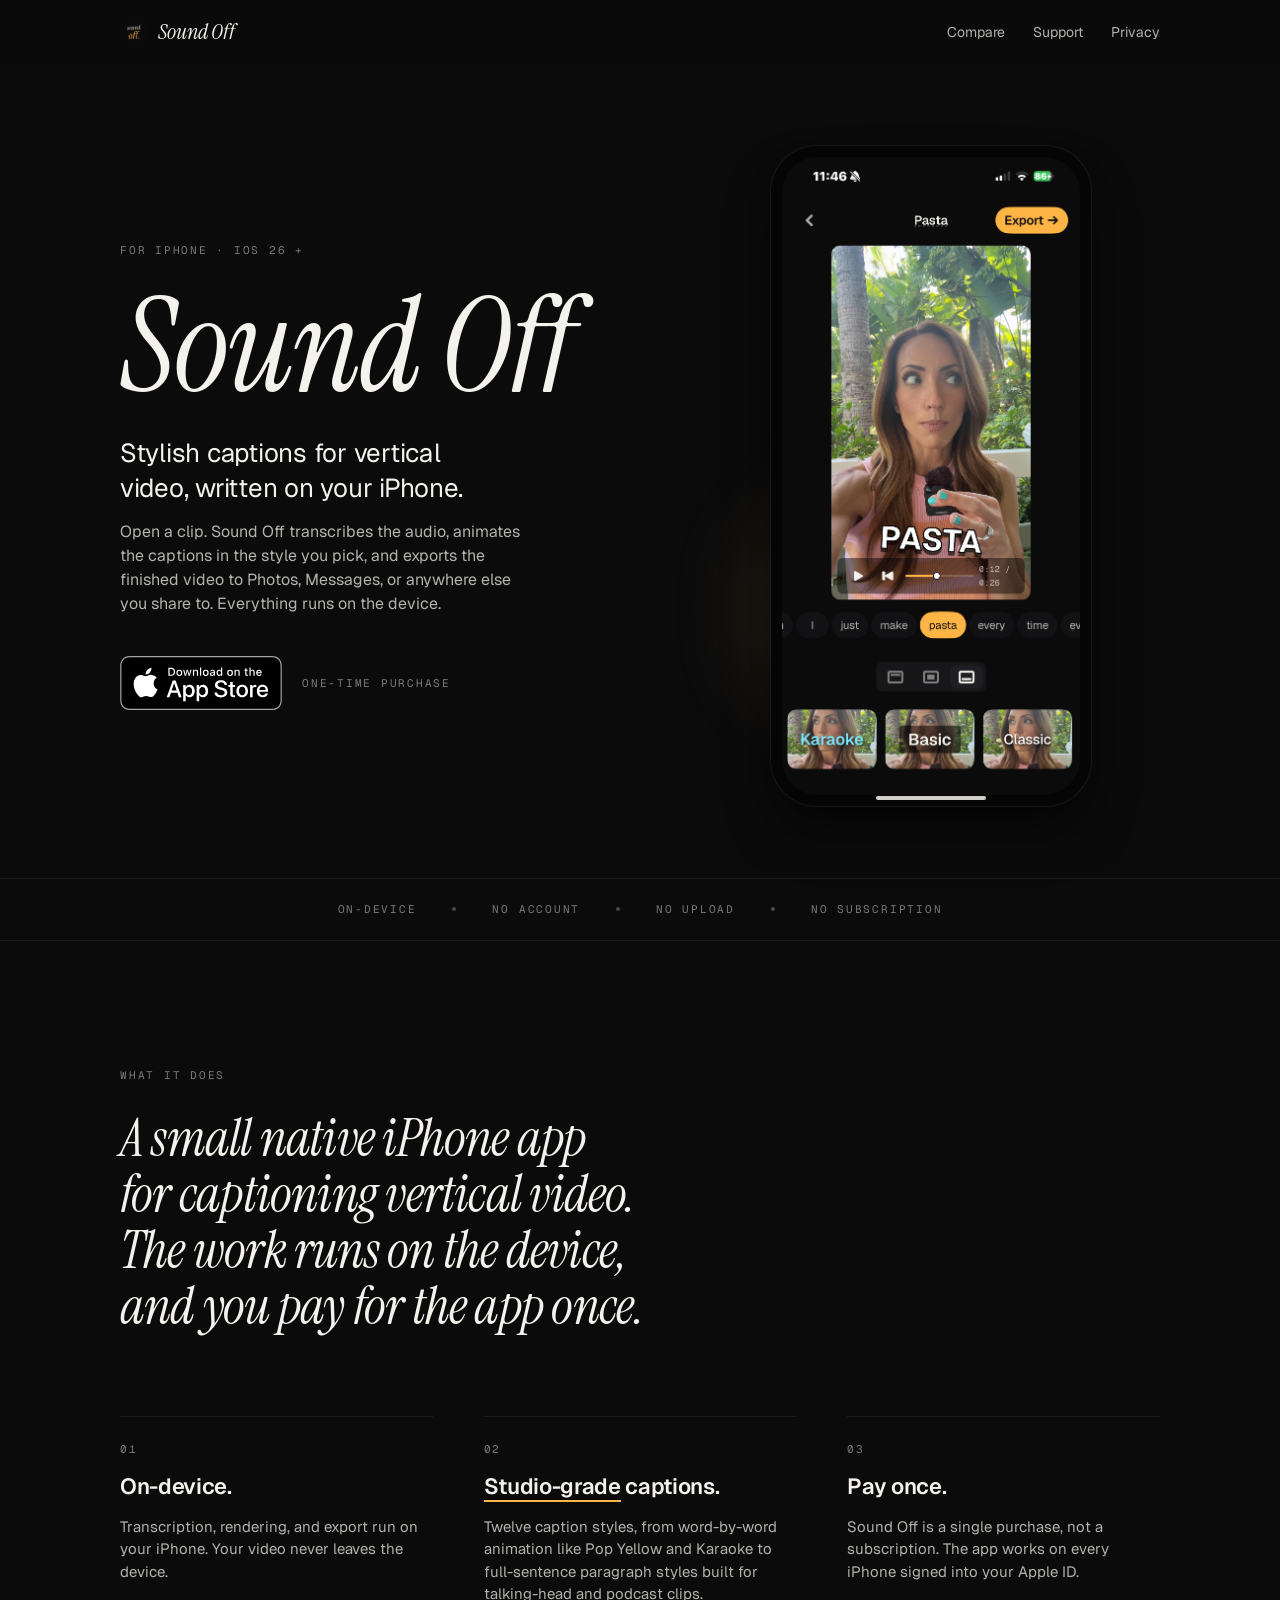
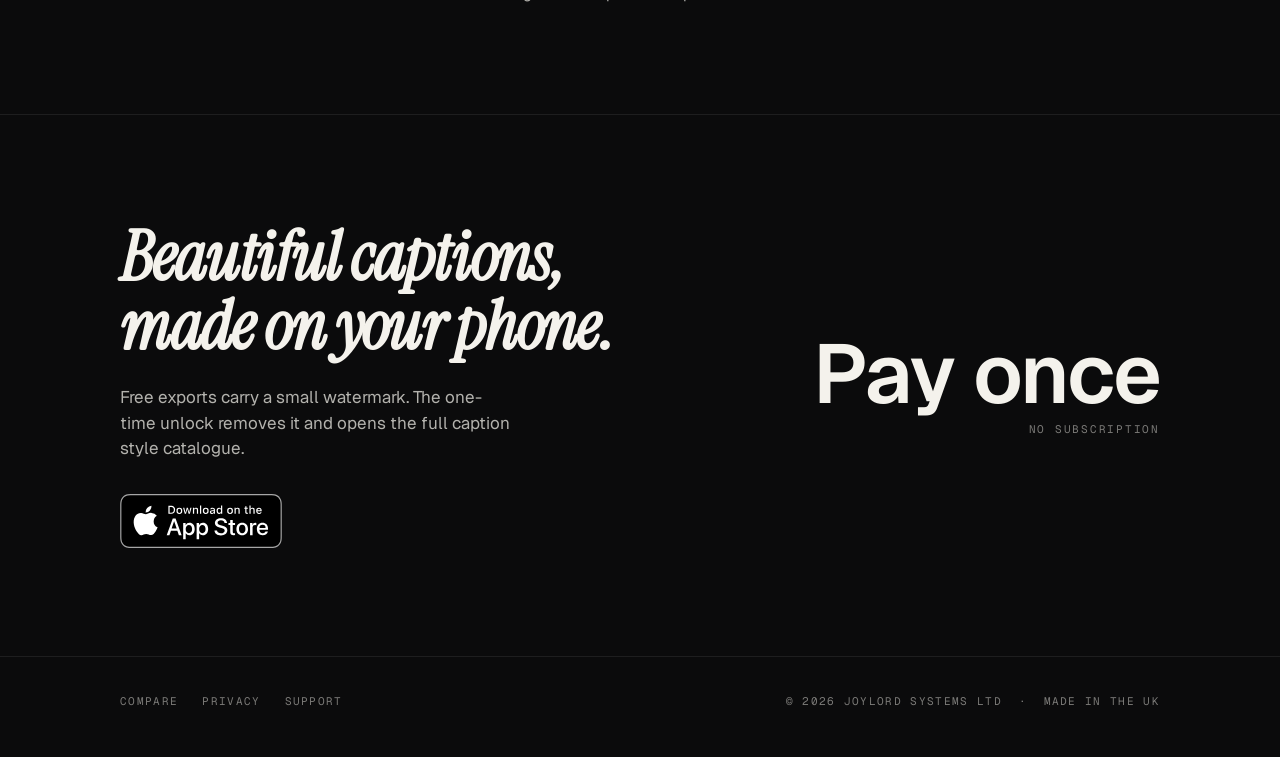
<file: index.html>
<!doctype html>
<html lang="en">
<head>
  <meta charset="utf-8" />
  <meta name="viewport" content="width=device-width, initial-scale=1, viewport-fit=cover" />
  <title>Sound Off: on-device caption styling for vertical video</title>
  <meta name="description" content="Open a clip, pick a caption style, and Sound Off writes the captioned video back to Photos. Transcription, rendering, and export run on your iPhone. One-time purchase." />
  <meta name="theme-color" content="#0b0b0c" />

  <!-- Favicon -->
  <link rel="icon" href="app-icon.png" type="image/png" />
  <link rel="apple-touch-icon" href="app-icon.png" />

  <!-- Open Graph + Twitter -->
  <meta property="og:title" content="Sound Off: on-device caption styling for vertical video" />
  <meta property="og:description" content="Open a clip, pick a caption style, save the captioned video back to Photos. Everything runs on your iPhone." />
  <meta property="og:type" content="website" />
  <meta property="og:url" content="https://soundoffcaptions.app/" />
  <meta property="og:image" content="https://soundoffcaptions.app/og.png" />
  <meta property="og:image:width" content="1200" />
  <meta property="og:image:height" content="630" />
  <meta name="twitter:card" content="summary_large_image" />

  <!-- Fonts: Geist + Geist Mono + Instrument Serif -->
  <link rel="preconnect" href="https://fonts.googleapis.com" />
  <link rel="preconnect" href="https://fonts.gstatic.com" crossorigin />
  <link
    href="https://fonts.googleapis.com/css2?family=Geist:wght@400;500;600;700;800&family=Geist+Mono:wght@400;500&family=Instrument+Serif:ital@0;1&display=swap"
    rel="stylesheet"
  />

  <link rel="stylesheet" href="styles.css" />
</head>
<body>

  <!-- =========================== Top bar =========================== -->
  <header class="topbar">
    <div class="container topbar-inner">
      <a class="brand" href="/" aria-label="Sound Off home">
        <img class="brand-icon" src="app-icon.png" alt="" />
        <span class="brand-name">Sound&nbsp;Off</span>
      </a>
      <nav class="topnav" aria-label="Primary">
        <a href="compare.html">Compare</a>
        <a href="support.html">Support</a>
        <a href="privacy.html">Privacy</a>
      </nav>
    </div>
  </header>

  <!-- =========================== Hero =========================== -->
  <section class="hero" data-screen-label="Hero">
    <div class="container hero-grid">
      <div class="hero-copy">
        <div class="hero-eyebrow">For&nbsp;iPhone&nbsp;·&nbsp;iOS&nbsp;26&nbsp;+</div>
        <h1 class="wordmark">Sound&nbsp;Off</h1>
        <p class="hero-tagline">Stylish captions for vertical video, written on your iPhone.</p>
        <p class="hero-sub">Open a clip. Sound Off transcribes the audio, animates the captions in the style you pick, and exports the finished video to Photos, Messages, or anywhere else you share to. Everything runs on the device.</p>

        <div class="hero-ctas">
          <!-- Apple's standard "Download on the App Store" badge.
               Inlined as SVG so it scales and works offline; sized to Apple's
               recommended minimums. -->
          <a class="appstore-badge" href="https://apps.apple.com/app/id6768448442" aria-label="Download Sound Off on the App Store">
            <img src="appstore-badge.svg" alt="Download on the App Store" width="162" height="54" />
          </a>
          <span class="hero-price">One-time purchase</span>
        </div>
      </div>

      <!-- Drawn iPhone editor mockup -->
      <div class="phone-wrap" aria-hidden="true">
        <div class="phone">
          <div class="phone-screen">
            <img class="phone-screenshot" src="screenshot-editor.png" alt="" />
          </div>
          <span class="phone-home"></span>
        </div>
      </div>
    </div>
  </section>

  <!-- =========================== On-device strip =========================== -->
  <div class="ondevice">
    <div class="container ondevice-inner">
      <span>On-device</span>
      <span class="dot"></span>
      <span>No account</span>
      <span class="dot"></span>
      <span>No upload</span>
      <span class="dot"></span>
      <span>No subscription</span>
    </div>
  </div>

  <!-- =========================== Features =========================== -->
  <section class="features" data-screen-label="Features">
    <div class="container">
      <div class="section-label">What it does</div>
      <p class="section-lede">A small native iPhone app for captioning vertical video. The work runs on the device, and you pay for the app once.</p>

      <div class="feature-grid">
        <article class="feature">
          <span class="feature-num">01</span>
          <h3 class="feature-title">On-device.</h3>
          <p class="feature-body">Transcription, rendering, and export run on your iPhone. Your video never leaves the device.</p>
        </article>

        <article class="feature">
          <span class="feature-num">02</span>
          <h3 class="feature-title"><span class="accent-underline">Studio-grade</span> captions.</h3>
          <p class="feature-body">Twelve caption styles, from word-by-word animation like Pop&nbsp;Yellow and Karaoke to full-sentence paragraph styles built for talking-head and podcast clips.</p>
        </article>

        <article class="feature">
          <span class="feature-num">03</span>
          <h3 class="feature-title">Pay once.</h3>
          <p class="feature-body">Sound Off is a single purchase, not a subscription. The app works on every iPhone signed into your Apple ID.</p>
        </article>
      </div>
    </div>
  </section>

  <!-- =========================== CTA =========================== -->
  <section class="cta" data-screen-label="CTA">
    <div class="container cta-inner">
      <div>
        <h2 class="cta-headline">Beautiful captions, made on your phone.</h2>
        <p class="cta-sub">Free exports carry a small watermark. The one-time unlock removes it and opens the full caption style catalogue.</p>
        <div class="cta-row">
          <a class="appstore-badge" href="https://apps.apple.com/app/id6768448442" aria-label="Download Sound Off on the App Store">
            <img src="appstore-badge.svg" alt="Download on the App Store" width="162" height="54" />
          </a>
        </div>
      </div>
      <div class="cta-price">
        <span class="cta-price-amount">Pay once</span>
        <span class="cta-price-meta">no subscription</span>
      </div>
    </div>
  </section>

  <!-- =========================== Footer =========================== -->
  <footer class="footer">
    <div class="container footer-inner">
      <ul class="footer-links" style="list-style:none;margin:0;padding:0;">
        <li><a href="compare.html">Compare</a></li>
        <li><a href="privacy.html">Privacy</a></li>
        <li><a href="support.html">Support</a></li>
      </ul>
      <span>© 2026 Joylord Systems Ltd&nbsp;&nbsp;·&nbsp;&nbsp;Made in the UK</span>
    </div>
  </footer>

</body>
</html>
</file>
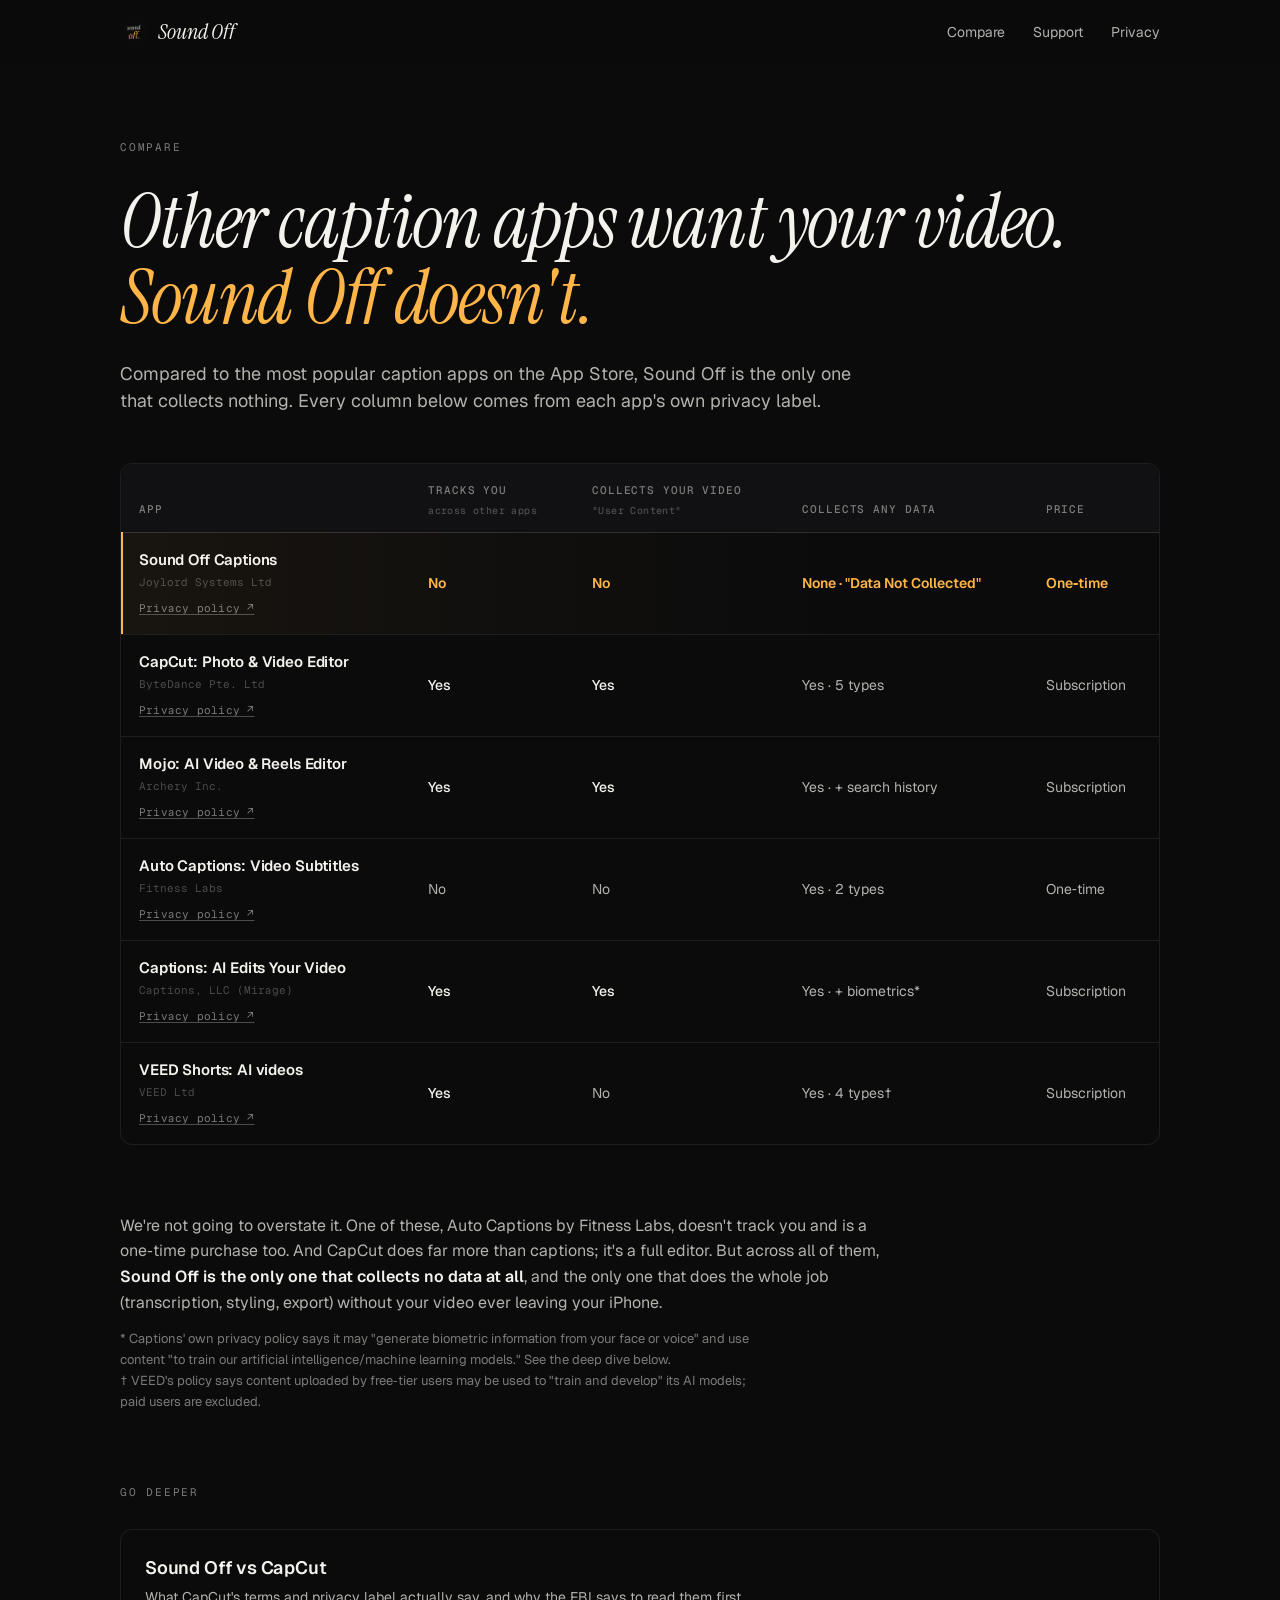
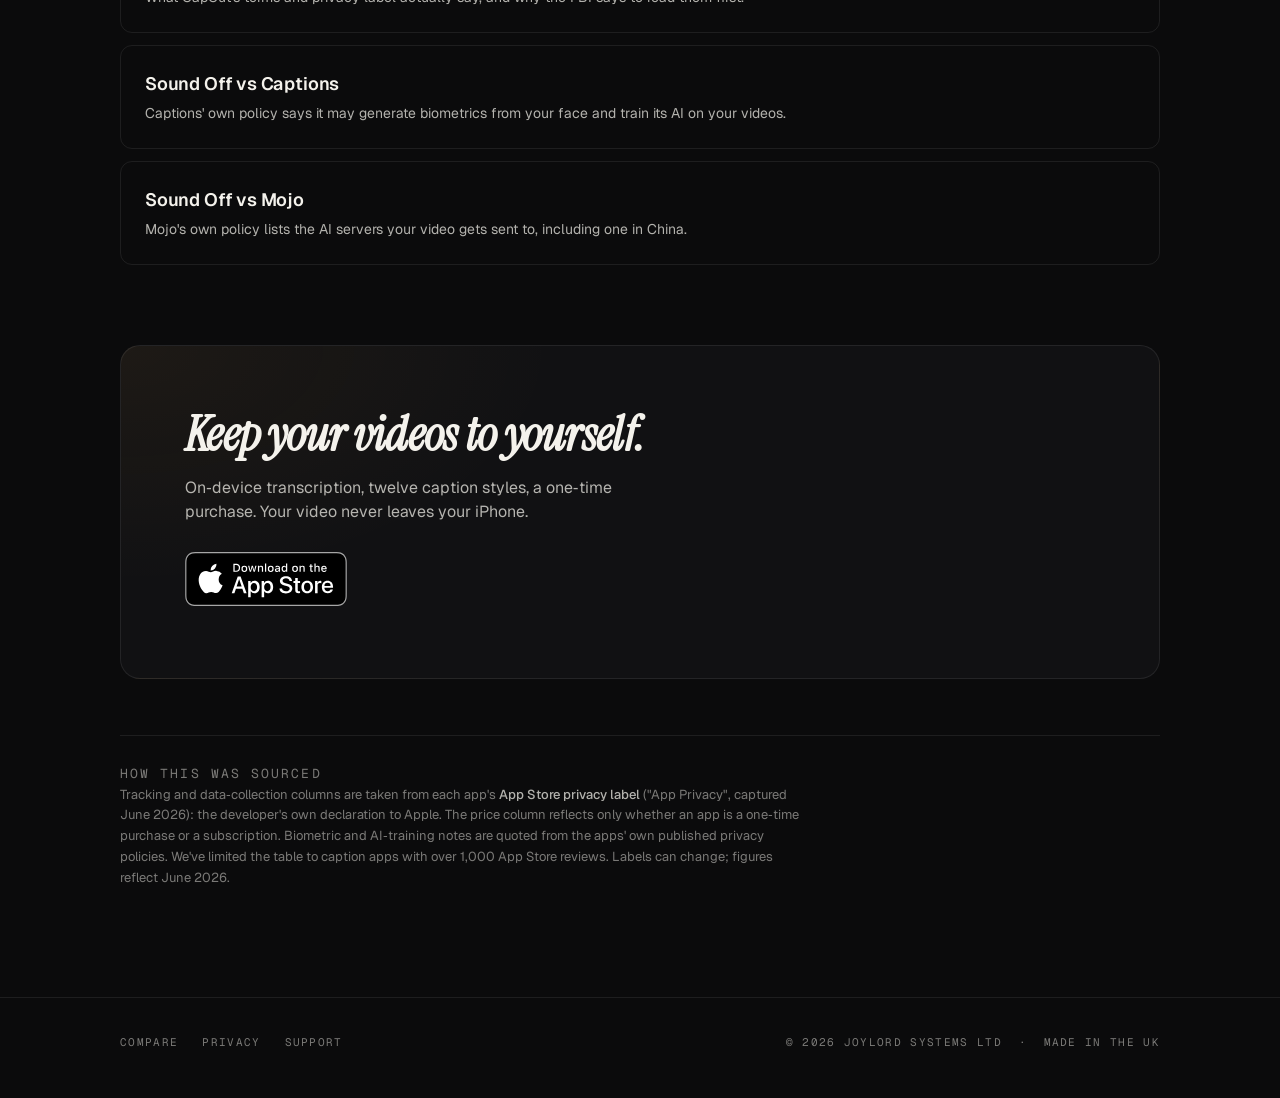
<file: compare.html>
<!doctype html>
<html lang="en">
<head>
  <meta charset="utf-8" />
  <meta name="viewport" content="width=device-width, initial-scale=1, viewport-fit=cover" />
  <title>How Sound Off compares to CapCut, Captions, Mojo and other caption apps</title>
  <meta name="description" content="Most caption apps track you, collect your video, or train AI on your content. Sound Off collects nothing and runs on your iPhone. A sourced comparison from each app's own App Store privacy label." />
  <meta name="theme-color" content="#0b0b0c" />

  <link rel="icon" href="app-icon.png" type="image/png" />
  <link rel="apple-touch-icon" href="app-icon.png" />

  <meta property="og:title" content="How Sound Off compares to other caption apps" />
  <meta property="og:description" content="Most caption apps track you, collect your video, or train AI on your content. Sound Off collects nothing. Sourced from each app's own App Store privacy label." />
  <meta property="og:type" content="website" />
  <meta property="og:url" content="https://soundoffcaptions.app/compare.html" />
  <meta property="og:image" content="https://soundoffcaptions.app/og.png" />
  <meta property="og:image:width" content="1200" />
  <meta property="og:image:height" content="630" />
  <meta name="twitter:card" content="summary_large_image" />

  <link rel="preconnect" href="https://fonts.googleapis.com" />
  <link rel="preconnect" href="https://fonts.gstatic.com" crossorigin />
  <link
    href="https://fonts.googleapis.com/css2?family=Geist:wght@400;500;600;700;800&family=Geist+Mono:wght@400;500&family=Instrument+Serif:ital@0;1&display=swap"
    rel="stylesheet"
  />
  <link rel="stylesheet" href="styles.css" />
</head>
<body>

  <header class="topbar">
    <div class="container topbar-inner">
      <a class="brand" href="/" aria-label="Sound Off home">
        <img class="brand-icon" src="app-icon.png" alt="" />
        <span class="brand-name">Sound&nbsp;Off</span>
      </a>
      <nav class="topnav" aria-label="Primary">
        <a href="compare.html" aria-current="page">Compare</a>
        <a href="support.html">Support</a>
        <a href="privacy.html">Privacy</a>
      </nav>
    </div>
  </header>

  <main class="cmp-shell" data-screen-label="Compare">
    <div class="container">

      <!-- Intro -->
      <p class="section-label">Compare</p>
      <h1 class="cmp-headline">Other caption apps want your video.<br /><span class="cmp-accent">Sound Off doesn't.</span></h1>
      <p class="cmp-lede">Compared to the most popular caption apps on the App&nbsp;Store, Sound Off is the only one that collects nothing. Every column below comes from each app's own privacy label.</p>

      <!-- Matrix -->
      <div class="cmp-scroll" role="region" aria-label="Caption app comparison" tabindex="0">
        <table class="cmp-table">
          <thead>
            <tr>
              <th scope="col" class="cmp-app-col">App</th>
              <th scope="col">Tracks you<span class="cmp-th-sub">across other apps</span></th>
              <th scope="col">Collects your video<span class="cmp-th-sub">"User Content"</span></th>
              <th scope="col">Collects any data</th>
              <th scope="col">Price</th>
            </tr>
          </thead>
          <tbody>
            <tr class="cmp-self">
              <th scope="row"><span class="cmp-name">Sound Off Captions</span><span class="cmp-dev">Joylord Systems Ltd</span><a class="cmp-policy" href="privacy.html">Privacy policy &#8599;</a></th>
              <td data-label="Tracks you"><span class="cmp-no">No</span></td>
              <td data-label="Collects your video"><span class="cmp-no">No</span></td>
              <td data-label="Collects any data"><span class="cmp-no">None &middot; "Data Not Collected"</span></td>
              <td data-label="Price"><span class="cmp-no">One&#8209;time</span></td>
            </tr>
            <tr>
              <th scope="row"><span class="cmp-name">CapCut: Photo &amp; Video Editor</span><span class="cmp-dev">ByteDance Pte. Ltd</span><a class="cmp-policy" href="https://www.capcut.com/clause/privacy-policy" target="_blank" rel="noopener">Privacy policy &#8599;</a></th>
              <td data-label="Tracks you"><span class="cmp-yes">Yes</span></td>
              <td data-label="Collects your video"><span class="cmp-yes">Yes</span></td>
              <td data-label="Collects any data">Yes &middot; 5 types</td>
              <td data-label="Price">Subscription</td>
            </tr>
            <tr>
              <th scope="row"><span class="cmp-name">Mojo: AI Video &amp; Reels Editor</span><span class="cmp-dev">Archery Inc.</span><a class="cmp-policy" href="https://mojo-app.com/privacy-policy/" target="_blank" rel="noopener">Privacy policy &#8599;</a></th>
              <td data-label="Tracks you"><span class="cmp-yes">Yes</span></td>
              <td data-label="Collects your video"><span class="cmp-yes">Yes</span></td>
              <td data-label="Collects any data">Yes &middot; + search history</td>
              <td data-label="Price">Subscription</td>
            </tr>
            <tr>
              <th scope="row"><span class="cmp-name">Auto Captions: Video Subtitles</span><span class="cmp-dev">Fitness Labs</span><a class="cmp-policy" href="https://braincake.net/pocketvideo_privacy.html" target="_blank" rel="noopener">Privacy policy &#8599;</a></th>
              <td data-label="Tracks you">No</td>
              <td data-label="Collects your video">No</td>
              <td data-label="Collects any data">Yes &middot; 2 types</td>
              <td data-label="Price">One&#8209;time</td>
            </tr>
            <tr>
              <th scope="row"><span class="cmp-name">Captions: AI Edits Your Video</span><span class="cmp-dev">Captions, LLC (Mirage)</span><a class="cmp-policy" href="https://mirage.app/legal/privacy-policy" target="_blank" rel="noopener">Privacy policy &#8599;</a></th>
              <td data-label="Tracks you"><span class="cmp-yes">Yes</span></td>
              <td data-label="Collects your video"><span class="cmp-yes">Yes</span></td>
              <td data-label="Collects any data">Yes &middot; + biometrics*</td>
              <td data-label="Price">Subscription</td>
            </tr>
            <tr>
              <th scope="row"><span class="cmp-name">VEED Shorts: AI videos</span><span class="cmp-dev">VEED Ltd</span><a class="cmp-policy" href="https://www.veed.io/privacy" target="_blank" rel="noopener">Privacy policy &#8599;</a></th>
              <td data-label="Tracks you"><span class="cmp-yes">Yes</span></td>
              <td data-label="Collects your video">No</td>
              <td data-label="Collects any data">Yes &middot; 4 types&dagger;</td>
              <td data-label="Price">Subscription</td>
            </tr>
          </tbody>
        </table>
      </div>

      <!-- Honest caveat -->
      <div class="cmp-fair">
        <p>We're not going to overstate it. One of these, Auto Captions by Fitness Labs, doesn't track you and is a one&#8209;time purchase too. And CapCut does far more than captions; it's a full editor. But across all of them, <strong>Sound Off is the only one that collects no data at all</strong>, and the only one that does the whole job (transcription, styling, export) without your video ever leaving your iPhone.</p>
        <p class="cmp-fair-note">* Captions' own privacy policy says it may "generate biometric information from your face or voice" and use content "to train our artificial intelligence/machine learning models." See the deep dive below.<br />&dagger; VEED's policy says content uploaded by free&#8209;tier users may be used to "train and develop" its AI models; paid users are excluded.</p>
      </div>

      <!-- Deep dives -->
      <div class="cmp-deeper">
        <h2 class="section-label">Go deeper</h2>
        <a class="cmp-link-row" href="vs-capcut.html">
          <span class="cmp-link-title">Sound Off vs CapCut</span>
          <span class="cmp-link-sub">What CapCut's terms and privacy label actually say, and why the FBI says to read them first.</span>
        </a>
        <a class="cmp-link-row" href="vs-captions.html">
          <span class="cmp-link-title">Sound Off vs Captions</span>
          <span class="cmp-link-sub">Captions' own policy says it may generate biometrics from your face and train its AI on your videos.</span>
        </a>
        <a class="cmp-link-row" href="vs-mojo.html">
          <span class="cmp-link-title">Sound Off vs Mojo</span>
          <span class="cmp-link-sub">Mojo's own policy lists the AI servers your video gets sent to, including one in China.</span>
        </a>
      </div>

      <!-- CTA -->
      <section class="cmp-cta">
        <h2 class="cmp-cta-headline">Keep your videos to yourself.</h2>
        <p class="cmp-cta-sub">On&#8209;device transcription, twelve caption styles, a one&#8209;time purchase. Your video never leaves your iPhone.</p>
        <a class="appstore-badge" href="https://apps.apple.com/app/id6768448442" aria-label="Download Sound Off on the App Store">
          <img src="appstore-badge.svg" alt="Download on the App Store" width="162" height="54" />
        </a>
      </section>

      <!-- Sources -->
      <div class="cmp-sources">
        <p class="cmp-sources-label">How this was sourced</p>
        <p>Tracking and data&#8209;collection columns are taken from each app's <strong>App&nbsp;Store privacy label</strong> ("App Privacy", captured June&nbsp;2026): the developer's own declaration to Apple. The price column reflects only whether an app is a one&#8209;time purchase or a subscription. Biometric and AI&#8209;training notes are quoted from the apps' own published privacy policies. We've limited the table to caption apps with over 1,000 App&nbsp;Store reviews. Labels can change; figures reflect June&nbsp;2026.</p>
      </div>

    </div>
  </main>

  <footer class="footer">
    <div class="container footer-inner">
      <ul class="footer-links" style="list-style:none;margin:0;padding:0;">
        <li><a href="compare.html">Compare</a></li>
        <li><a href="privacy.html">Privacy</a></li>
        <li><a href="support.html">Support</a></li>
      </ul>
      <span>&copy; 2026 Joylord Systems Ltd&nbsp;&nbsp;&middot;&nbsp;&nbsp;Made in the UK</span>
    </div>
  </footer>

</body>
</html>
</file>
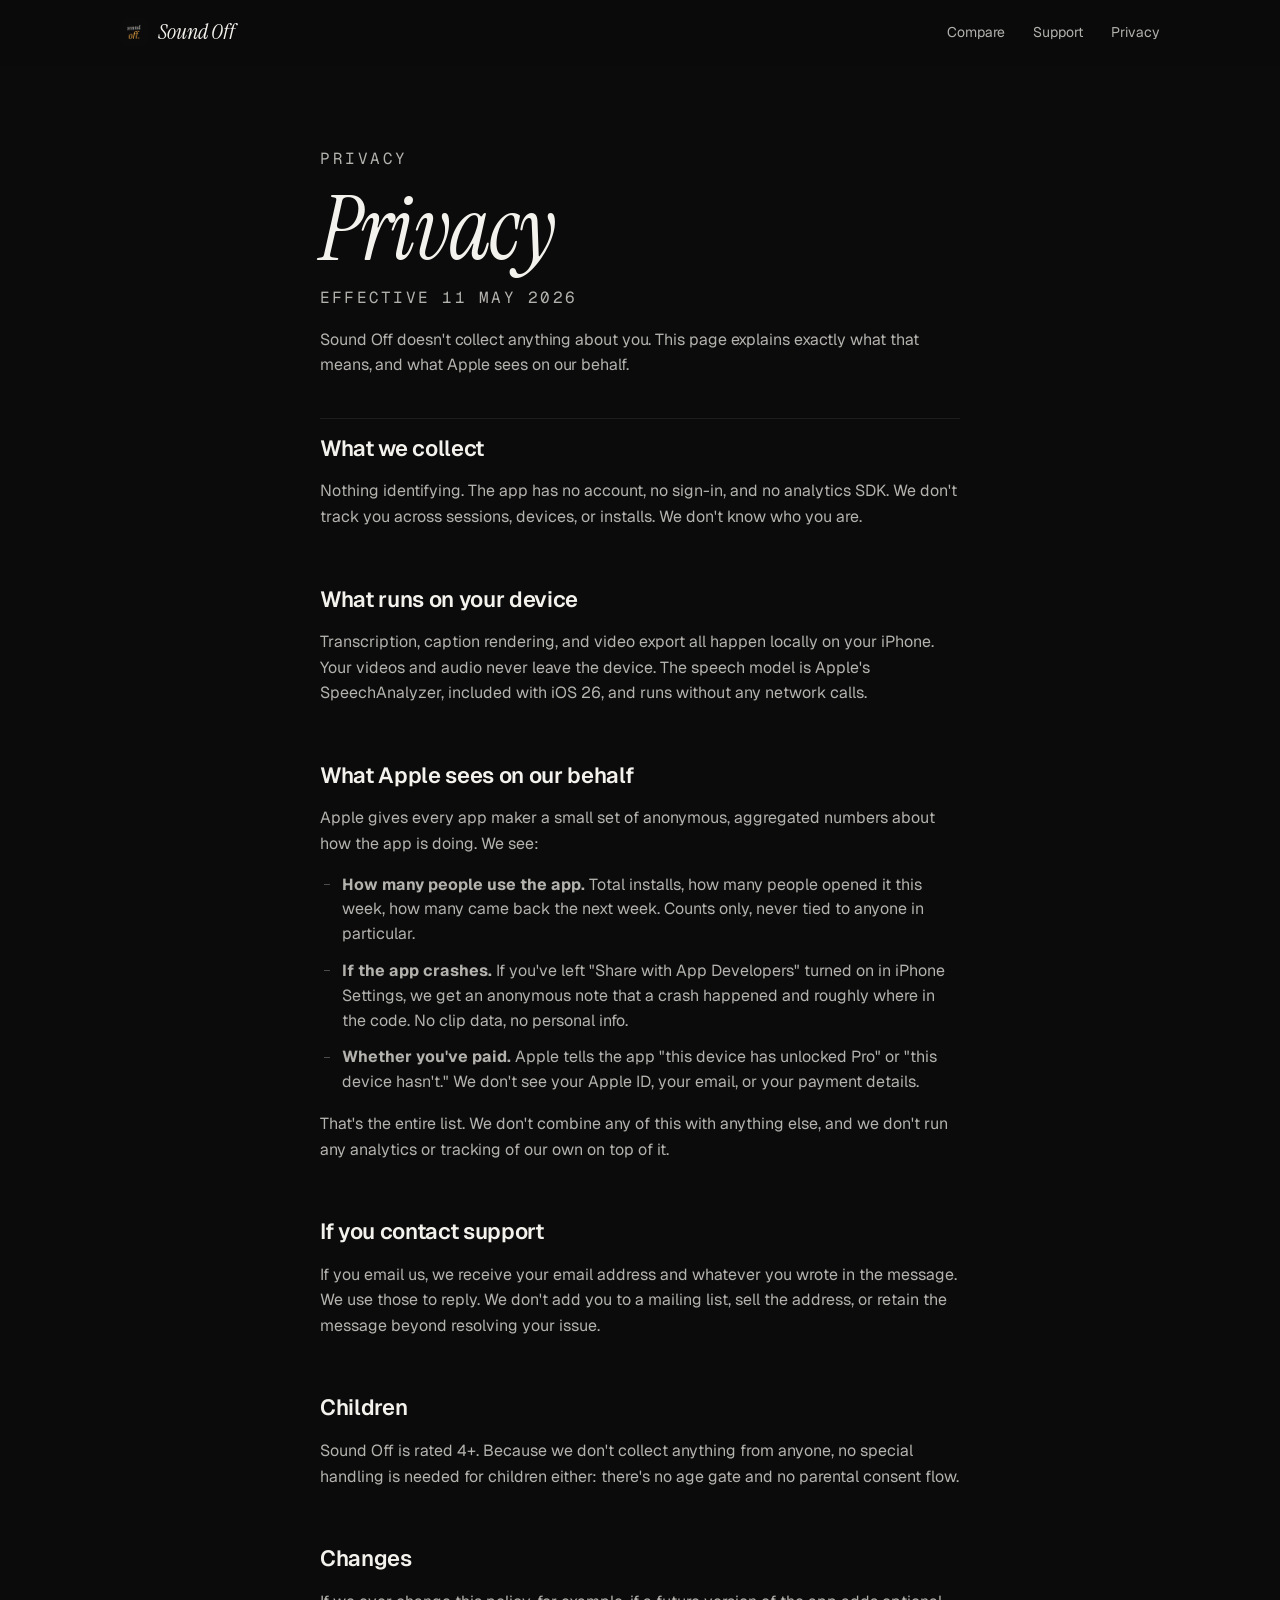
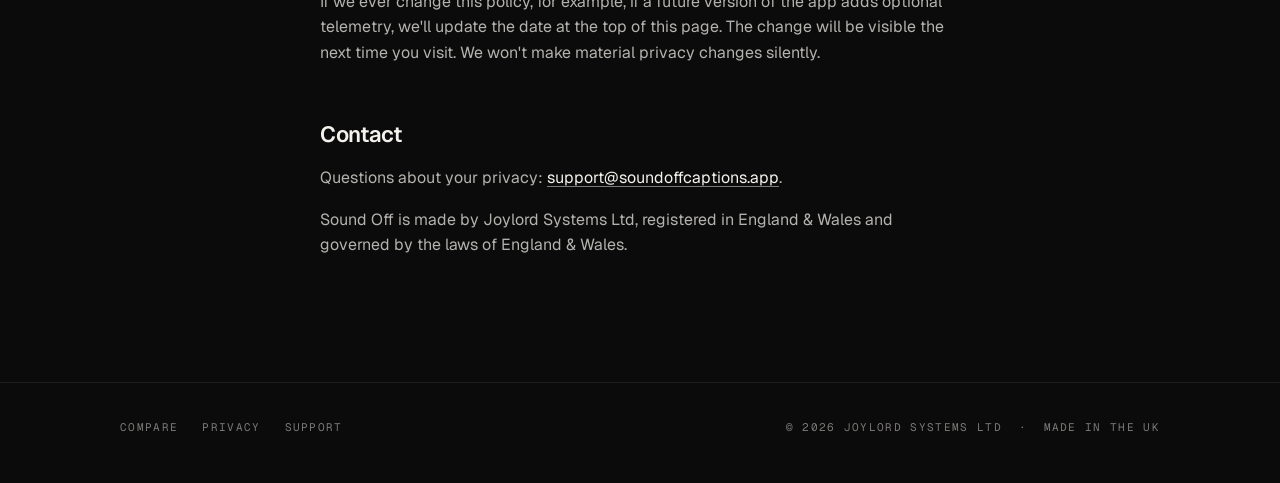
<file: privacy.html>
<!doctype html>
<html lang="en">
<head>
  <meta charset="utf-8" />
  <meta name="viewport" content="width=device-width, initial-scale=1, viewport-fit=cover" />
  <title>Privacy, Sound Off</title>
  <meta name="description" content="Sound Off doesn't collect anything about you. What that means, and what Apple sees on our behalf." />
  <meta name="theme-color" content="#0b0b0c" />

  <link rel="icon" href="app-icon.png" type="image/png" />
  <link rel="apple-touch-icon" href="app-icon.png" />

  <link rel="preconnect" href="https://fonts.googleapis.com" />
  <link rel="preconnect" href="https://fonts.gstatic.com" crossorigin />
  <link
    href="https://fonts.googleapis.com/css2?family=Geist:wght@400;500;600;700;800&family=Geist+Mono:wght@400;500&family=Instrument+Serif:ital@0;1&display=swap"
    rel="stylesheet"
  />
  <link rel="stylesheet" href="styles.css" />
</head>
<body>

  <header class="topbar">
    <div class="container topbar-inner">
      <a class="brand" href="/" aria-label="Sound Off home">
        <img class="brand-icon" src="app-icon.png" alt="" />
        <span class="brand-name">Sound&nbsp;Off</span>
      </a>
      <nav class="topnav" aria-label="Primary">
        <a href="compare.html">Compare</a>
        <a href="support.html">Support</a>
        <a href="privacy.html" aria-current="page">Privacy</a>
      </nav>
    </div>
  </header>

  <main class="doc-shell" data-screen-label="Privacy">
    <div class="container">
      <article class="doc">
        <p class="doc-eyebrow">Privacy</p>
        <h1>Privacy</h1>
        <p class="doc-meta">Effective 11&nbsp;May&nbsp;2026</p>

        <p class="doc-lede">Sound Off doesn't collect anything about you. This page explains exactly what that means, and what Apple sees on our behalf.</p>

        <h2>What we collect</h2>
        <p>Nothing identifying. The app has no account, no sign-in, and no analytics SDK. We don't track you across sessions, devices, or installs. We don't know who you are.</p>

        <h2>What runs on your device</h2>
        <p>Transcription, caption rendering, and video export all happen locally on your iPhone. Your videos and audio never leave the device. The speech model is Apple's SpeechAnalyzer, included with iOS&nbsp;26, and runs without any network calls.</p>

        <h2>What Apple sees on our behalf</h2>
        <p>Apple gives every app maker a small set of anonymous, aggregated numbers about how the app is doing. We see:</p>
        <ul>
          <li><strong>How many people use the app.</strong> Total installs, how many people opened it this week, how many came back the next week. Counts only, never tied to anyone in particular.</li>
          <li><strong>If the app crashes.</strong> If you've left "Share with App Developers" turned on in iPhone Settings, we get an anonymous note that a crash happened and roughly where in the code. No clip data, no personal info.</li>
          <li><strong>Whether you've paid.</strong> Apple tells the app "this device has unlocked Pro" or "this device hasn't." We don't see your Apple ID, your email, or your payment details.</li>
        </ul>
        <p>That's the entire list. We don't combine any of this with anything else, and we don't run any analytics or tracking of our own on top of it.</p>

        <h2>If you contact support</h2>
        <p>If you email us, we receive your email address and whatever you wrote in the message. We use those to reply. We don't add you to a mailing list, sell the address, or retain the message beyond resolving your issue.</p>

        <h2>Children</h2>
        <p>Sound Off is rated 4+. Because we don't collect anything from anyone, no special handling is needed for children either: there's no age gate and no parental consent flow.</p>

        <h2>Changes</h2>
        <p>If we ever change this policy, for example, if a future version of the app adds optional telemetry, we'll update the date at the top of this page. The change will be visible the next time you visit. We won't make material privacy changes silently.</p>

        <h2>Contact</h2>
        <p>Questions about your privacy: <a href="mailto:support@soundoffcaptions.app">support@soundoffcaptions.app</a>.</p>
        <p>Sound Off is made by Joylord Systems Ltd, registered in England&nbsp;&amp;&nbsp;Wales and governed by the laws of England&nbsp;&amp;&nbsp;Wales.</p>
      </article>
    </div>
  </main>

  <footer class="footer">
    <div class="container footer-inner">
      <ul class="footer-links" style="list-style:none;margin:0;padding:0;">
        <li><a href="compare.html">Compare</a></li>
        <li><a href="privacy.html">Privacy</a></li>
        <li><a href="support.html">Support</a></li>
      </ul>
      <span>© 2026 Joylord Systems Ltd&nbsp;&nbsp;·&nbsp;&nbsp;Made in the UK</span>
    </div>
  </footer>

</body>
</html>
</file>
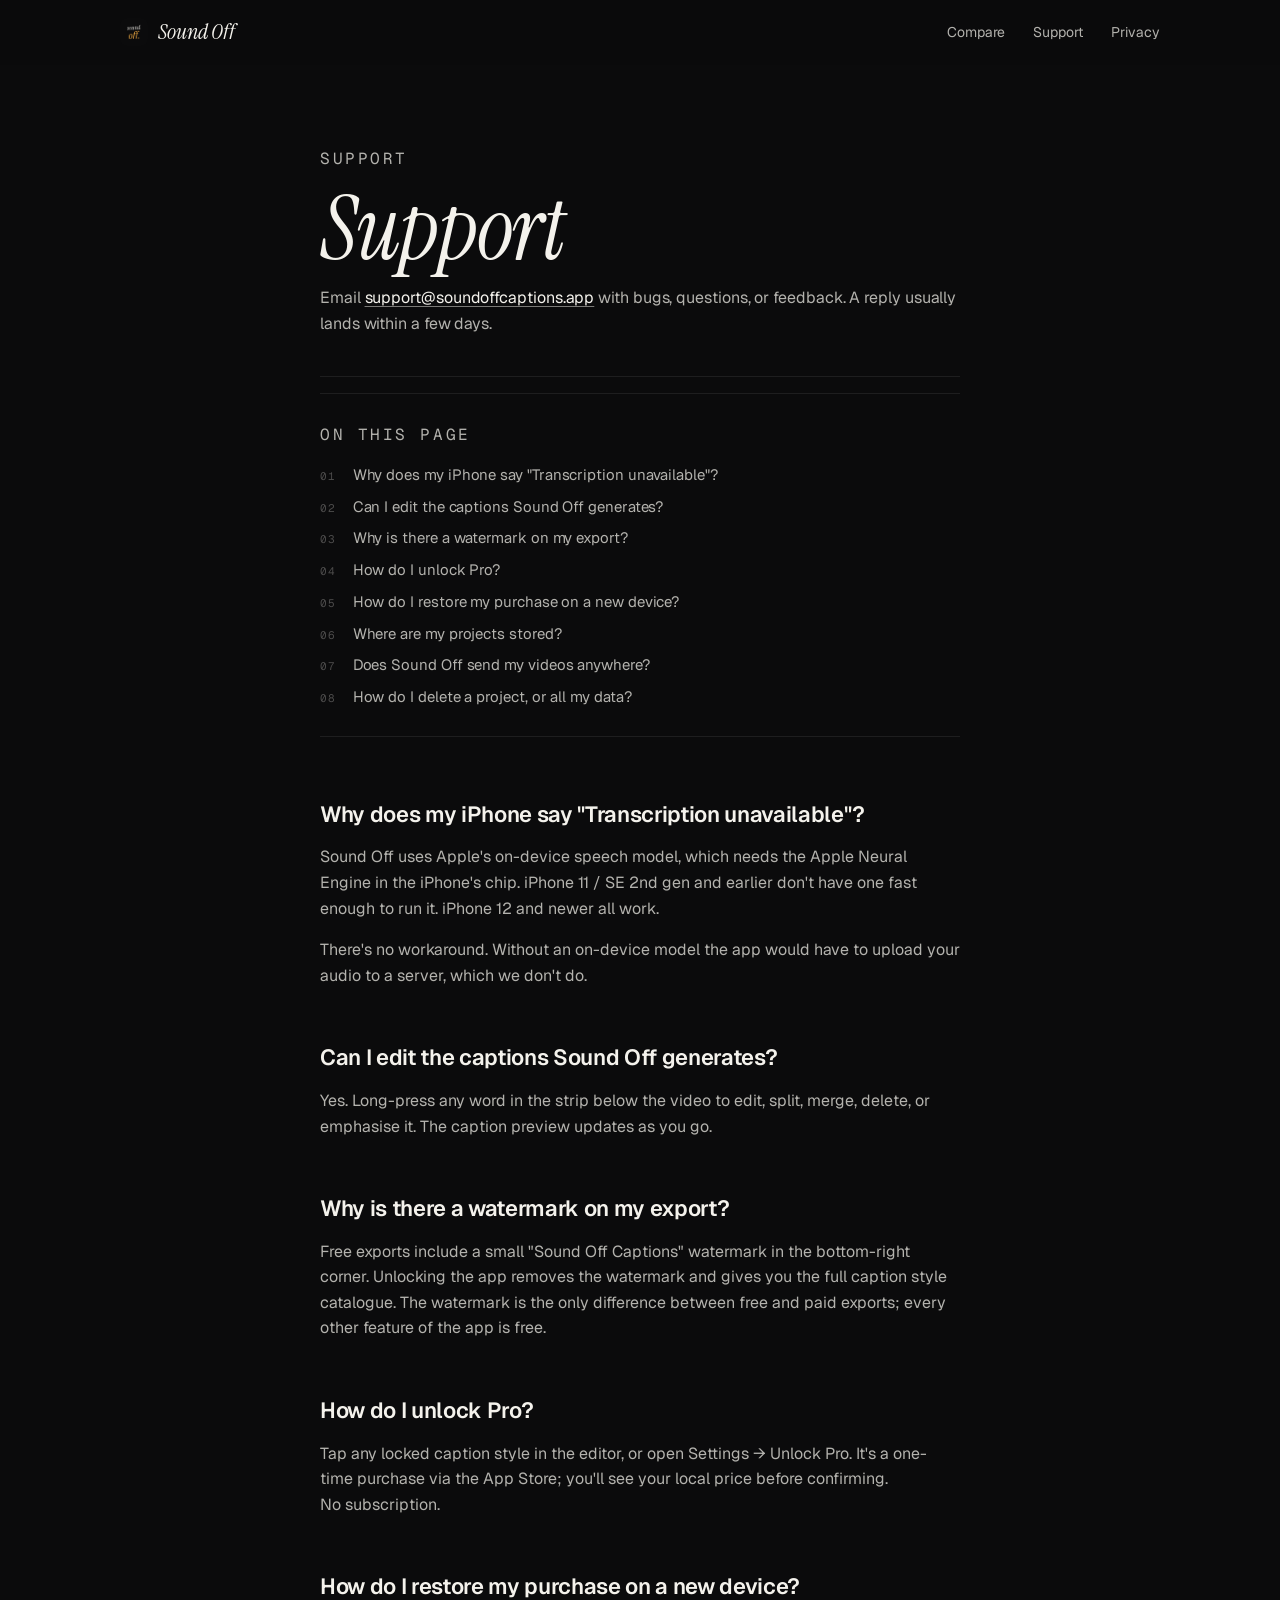
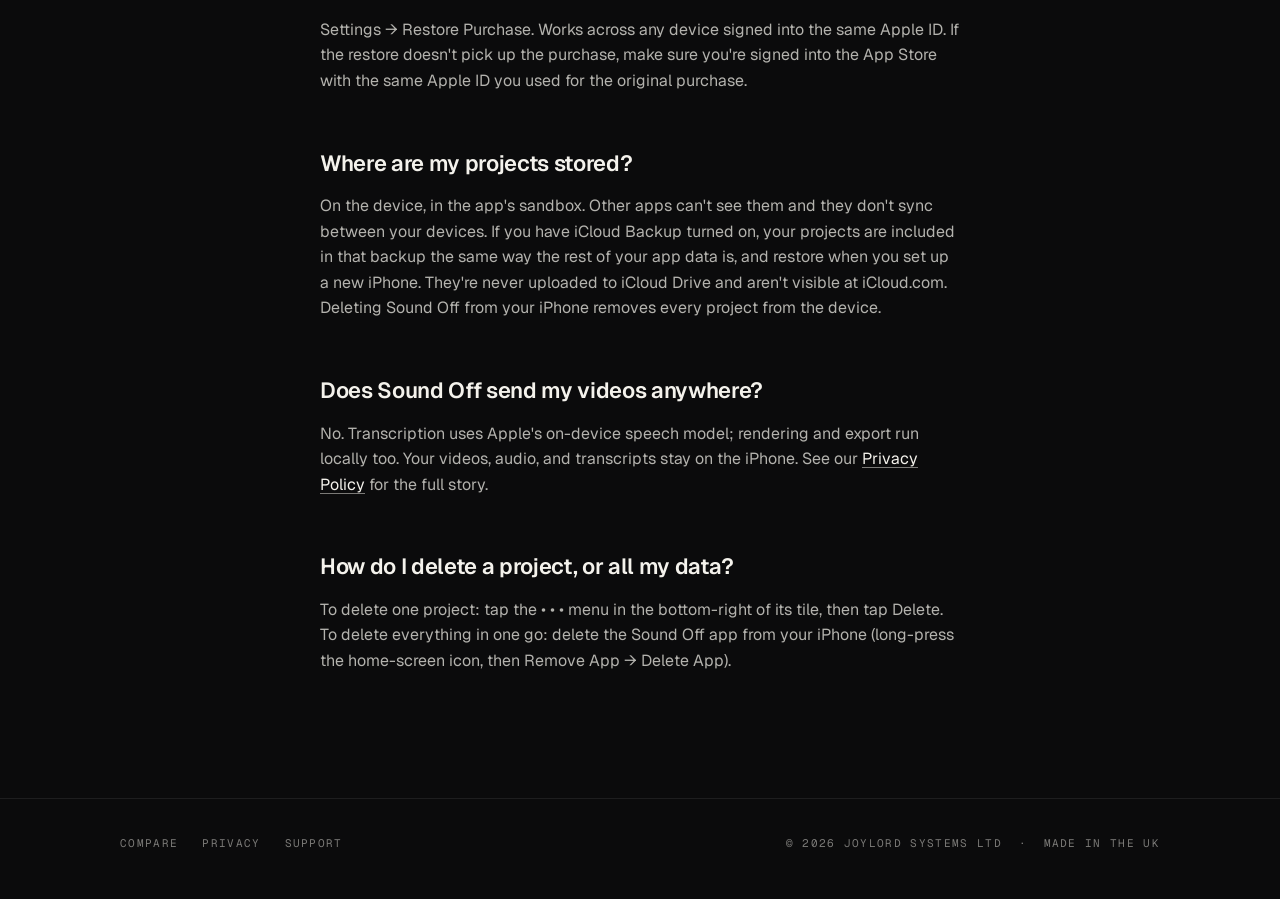
<file: support.html>
<!doctype html>
<html lang="en">
<head>
  <meta charset="utf-8" />
  <meta name="viewport" content="width=device-width, initial-scale=1, viewport-fit=cover" />
  <title>Support, Sound Off</title>
  <meta name="description" content="Get in touch about Sound Off, or jump to one of the eight common questions below." />
  <meta name="theme-color" content="#0b0b0c" />

  <link rel="icon" href="app-icon.png" type="image/png" />
  <link rel="apple-touch-icon" href="app-icon.png" />

  <link rel="preconnect" href="https://fonts.googleapis.com" />
  <link rel="preconnect" href="https://fonts.gstatic.com" crossorigin />
  <link
    href="https://fonts.googleapis.com/css2?family=Geist:wght@400;500;600;700;800&family=Geist+Mono:wght@400;500&family=Instrument+Serif:ital@0;1&display=swap"
    rel="stylesheet"
  />
  <link rel="stylesheet" href="styles.css" />
</head>
<body>

  <header class="topbar">
    <div class="container topbar-inner">
      <a class="brand" href="/" aria-label="Sound Off home">
        <img class="brand-icon" src="app-icon.png" alt="" />
        <span class="brand-name">Sound&nbsp;Off</span>
      </a>
      <nav class="topnav" aria-label="Primary">
        <a href="compare.html">Compare</a>
        <a href="support.html" aria-current="page">Support</a>
        <a href="privacy.html">Privacy</a>
      </nav>
    </div>
  </header>

  <main class="doc-shell" data-screen-label="Support">
    <div class="container">
      <article class="doc">
        <p class="doc-eyebrow">Support</p>
        <h1>Support</h1>

        <p class="doc-lede">Email <a href="mailto:support@soundoffcaptions.app">support@soundoffcaptions.app</a> with bugs, questions, or feedback. A reply usually lands within a few days.</p>

        <!-- Mini-nav: anchor links to the eight FAQs below -->
        <nav class="doc-nav" aria-label="Frequently asked questions">
          <p class="doc-nav-label">On this page</p>
          <ol>
            <li><span class="num">01</span><a href="#transcription-unavailable">Why does my iPhone say "Transcription unavailable"?</a></li>
            <li><span class="num">02</span><a href="#editing-captions">Can I edit the captions Sound Off generates?</a></li>
            <li><span class="num">03</span><a href="#watermark">Why is there a watermark on my export?</a></li>
            <li><span class="num">04</span><a href="#unlock-pro">How do I unlock Pro?</a></li>
            <li><span class="num">05</span><a href="#restore-purchase">How do I restore my purchase on a new device?</a></li>
            <li><span class="num">06</span><a href="#project-storage">Where are my projects stored?</a></li>
            <li><span class="num">07</span><a href="#video-privacy">Does Sound Off send my videos anywhere?</a></li>
            <li><span class="num">08</span><a href="#deleting-projects">How do I delete a project, or all my data?</a></li>
          </ol>
        </nav>

        <section class="faq">
          <h2 id="transcription-unavailable">Why does my iPhone say "Transcription unavailable"?</h2>
          <p>Sound Off uses Apple's on-device speech model, which needs the Apple Neural Engine in the iPhone's chip. iPhone&nbsp;11 / SE 2nd&nbsp;gen and earlier don't have one fast enough to run it. iPhone&nbsp;12 and newer all work.</p>
          <p>There's no workaround. Without an on-device model the app would have to upload your audio to a server, which we don't do.</p>
        </section>

        <section class="faq">
          <h2 id="editing-captions">Can I edit the captions Sound Off generates?</h2>
          <p>Yes. Long-press any word in the strip below the video to edit, split, merge, delete, or emphasise it. The caption preview updates as you go.</p>
        </section>

        <section class="faq">
          <h2 id="watermark">Why is there a watermark on my export?</h2>
          <p>Free exports include a small "Sound&nbsp;Off&nbsp;Captions" watermark in the bottom-right corner. Unlocking the app removes the watermark and gives you the full caption style catalogue. The watermark is the only difference between free and paid exports; every other feature of the app is free.</p>
        </section>

        <section class="faq">
          <h2 id="unlock-pro">How do I unlock Pro?</h2>
          <p>Tap any locked caption style in the editor, or open Settings → Unlock Pro. It's a one-time purchase via the App Store; you'll see your local price before confirming. No subscription.</p>
        </section>

        <section class="faq">
          <h2 id="restore-purchase">How do I restore my purchase on a new device?</h2>
          <p>Settings → Restore Purchase. Works across any device signed into the same Apple ID. If the restore doesn't pick up the purchase, make sure you're signed into the App Store with the same Apple ID you used for the original purchase.</p>
        </section>

        <section class="faq">
          <h2 id="project-storage">Where are my projects stored?</h2>
          <p>On the device, in the app's sandbox. Other apps can't see them and they don't sync between your devices. If you have iCloud Backup turned on, your projects are included in that backup the same way the rest of your app data is, and restore when you set up a new iPhone. They're never uploaded to iCloud Drive and aren't visible at iCloud.com. Deleting Sound Off from your iPhone removes every project from the device.</p>
        </section>

        <section class="faq">
          <h2 id="video-privacy">Does Sound Off send my videos anywhere?</h2>
          <p>No. Transcription uses Apple's on-device speech model; rendering and export run locally too. Your videos, audio, and transcripts stay on the iPhone. See our <a href="privacy.html">Privacy Policy</a> for the full story.</p>
        </section>

        <section class="faq">
          <h2 id="deleting-projects">How do I delete a project, or all my data?</h2>
          <p>To delete one project: tap the&nbsp;• • •&nbsp;menu in the bottom-right of its tile, then tap Delete. To delete everything in one go: delete the Sound Off app from your iPhone (long-press the home-screen icon, then Remove App → Delete App).</p>
        </section>
      </article>
    </div>
  </main>

  <footer class="footer">
    <div class="container footer-inner">
      <ul class="footer-links" style="list-style:none;margin:0;padding:0;">
        <li><a href="compare.html">Compare</a></li>
        <li><a href="privacy.html">Privacy</a></li>
        <li><a href="support.html">Support</a></li>
      </ul>
      <span>© 2026 Joylord Systems Ltd&nbsp;&nbsp;·&nbsp;&nbsp;Made in the UK</span>
    </div>
  </footer>

</body>
</html>
</file>
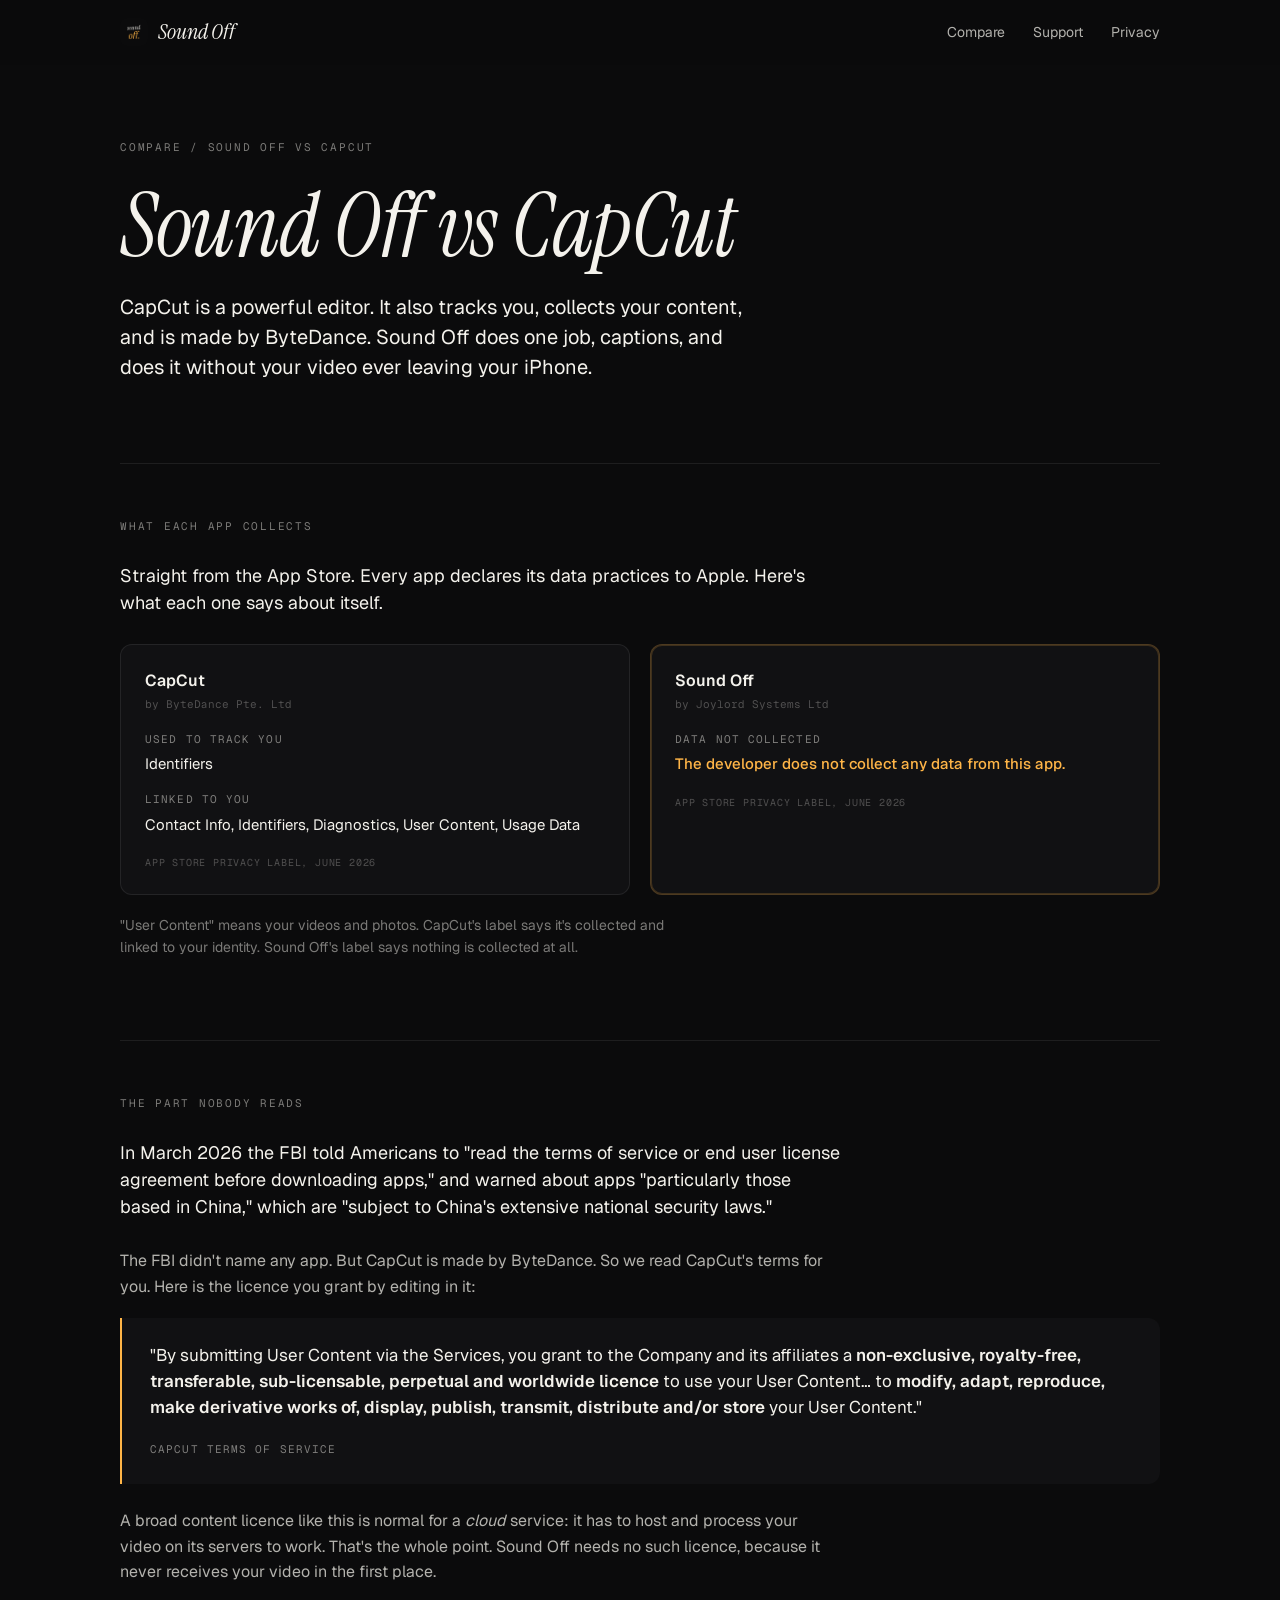
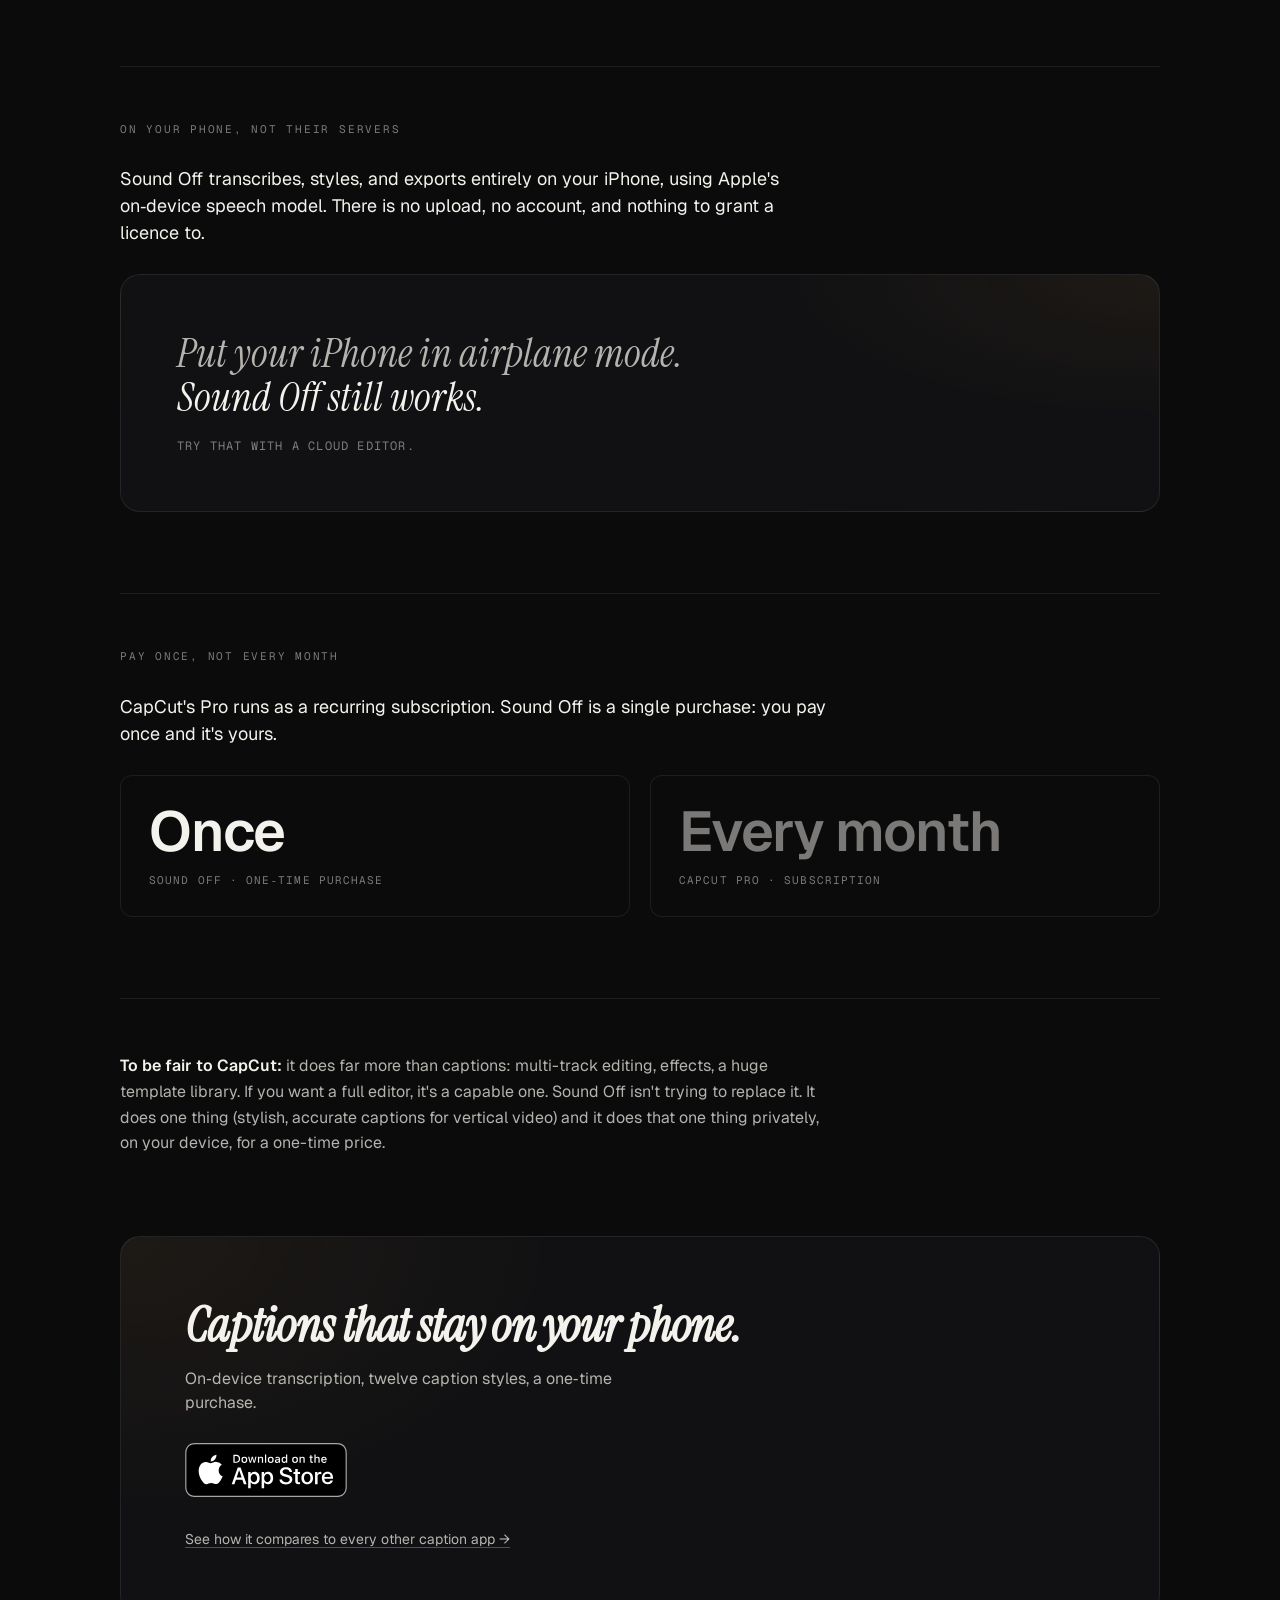
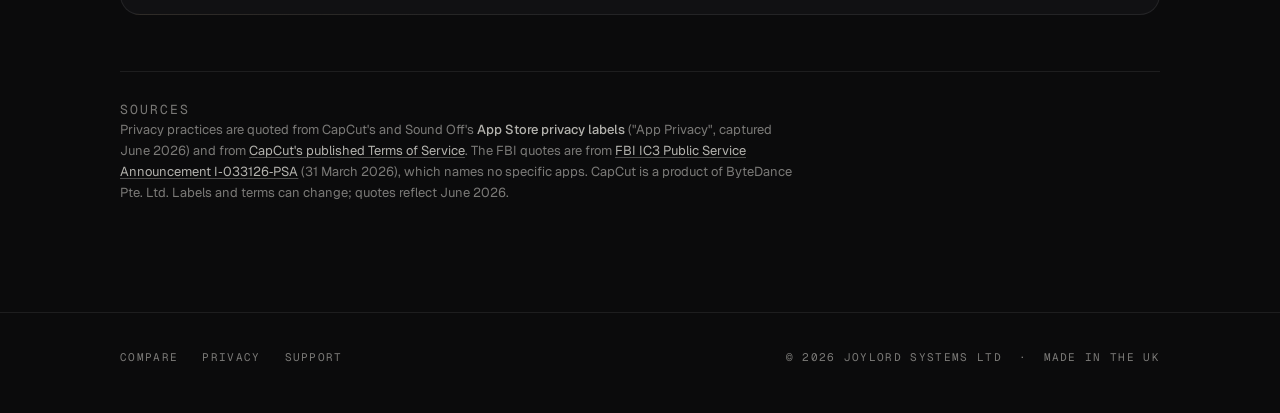
<file: vs-capcut.html>
<!doctype html>
<html lang="en">
<head>
  <meta charset="utf-8" />
  <meta name="viewport" content="width=device-width, initial-scale=1, viewport-fit=cover" />
  <title>Sound Off vs CapCut: a private, on-device caption app</title>
  <meta name="description" content="CapCut tracks you and collects your content. Sound Off collects nothing and runs entirely on your iPhone. A sourced comparison from CapCut's own App Store label and terms of service." />
  <meta name="theme-color" content="#0b0b0c" />

  <link rel="icon" href="app-icon.png" type="image/png" />
  <link rel="apple-touch-icon" href="app-icon.png" />

  <meta property="og:title" content="Sound Off vs CapCut" />
  <meta property="og:description" content="CapCut tracks you and collects your content. Sound Off collects nothing and runs entirely on your iPhone." />
  <meta property="og:type" content="website" />
  <meta property="og:url" content="https://soundoffcaptions.app/vs-capcut.html" />
  <meta property="og:image" content="https://soundoffcaptions.app/og.png" />
  <meta property="og:image:width" content="1200" />
  <meta property="og:image:height" content="630" />
  <meta name="twitter:card" content="summary_large_image" />

  <link rel="preconnect" href="https://fonts.googleapis.com" />
  <link rel="preconnect" href="https://fonts.gstatic.com" crossorigin />
  <link
    href="https://fonts.googleapis.com/css2?family=Geist:wght@400;500;600;700;800&family=Geist+Mono:wght@400;500&family=Instrument+Serif:ital@0;1&display=swap"
    rel="stylesheet"
  />
  <link rel="stylesheet" href="styles.css" />
</head>
<body>

  <header class="topbar">
    <div class="container topbar-inner">
      <a class="brand" href="/" aria-label="Sound Off home">
        <img class="brand-icon" src="app-icon.png" alt="" />
        <span class="brand-name">Sound&nbsp;Off</span>
      </a>
      <nav class="topnav" aria-label="Primary">
        <a href="compare.html">Compare</a>
        <a href="support.html">Support</a>
        <a href="privacy.html">Privacy</a>
      </nav>
    </div>
  </header>

  <main class="vs-shell" data-screen-label="vs CapCut">
    <div class="container">

      <p class="section-label"><a class="vs-crumb" href="compare.html">Compare</a> / Sound Off vs CapCut</p>
      <h1 class="vs-headline">Sound Off vs CapCut</h1>
      <p class="vs-lede">CapCut is a powerful editor. It also tracks you, collects your content, and is made by ByteDance. Sound Off does one job, captions, and does it without your video ever leaving your iPhone.</p>

      <!-- Privacy label contrast -->
      <section class="vs-section">
        <h2 class="section-label">What each app collects</h2>
        <p class="vs-section-lede">Straight from the App&nbsp;Store. Every app declares its data practices to Apple. Here's what each one says about itself.</p>

        <div class="vs-labels">
          <div class="vs-label">
            <p class="vs-label-app">CapCut <span>by ByteDance Pte. Ltd</span></p>
            <dl class="vs-label-dl">
              <dt>Used to track you</dt>
              <dd>Identifiers</dd>
              <dt>Linked to you</dt>
              <dd>Contact Info, Identifiers, Diagnostics, User Content, Usage Data</dd>
            </dl>
            <p class="vs-label-foot">App Store privacy label, June 2026</p>
          </div>

          <div class="vs-label vs-label-good">
            <p class="vs-label-app">Sound Off <span>by Joylord Systems Ltd</span></p>
            <dl class="vs-label-dl">
              <dt>Data not collected</dt>
              <dd>The developer does not collect any data from this app.</dd>
            </dl>
            <p class="vs-label-foot">App Store privacy label, June 2026</p>
          </div>
        </div>
        <p class="vs-caption">"User Content" means your videos and photos. CapCut's label says it's collected and linked to your identity. Sound Off's label says nothing is collected at all.</p>
      </section>

      <!-- FBI + ToS -->
      <section class="vs-section">
        <h2 class="section-label">The part nobody reads</h2>
        <p class="vs-section-lede">In March 2026 the FBI told Americans to "read the terms of service or end user license agreement before downloading apps," and warned about apps "particularly those based in China," which are "subject to China's extensive national security laws."</p>
        <p class="vs-body">The FBI didn't name any app. But CapCut is made by ByteDance. So we read CapCut's terms for you. Here is the licence you grant by editing in it:</p>

        <blockquote class="vs-quote">
          <p>"By submitting User Content via the Services, you grant to the Company and its affiliates a <strong>non-exclusive, royalty-free, transferable, sub-licensable, perpetual and worldwide licence</strong> to use your User Content&hellip; to <strong>modify, adapt, reproduce, make derivative works of, display, publish, transmit, distribute and/or store</strong> your User Content."</p>
          <cite>CapCut Terms of Service</cite>
        </blockquote>

        <p class="vs-body">A broad content licence like this is normal for a <em>cloud</em> service: it has to host and process your video on its servers to work. That's the whole point. Sound Off needs no such licence, because it never receives your video in the first place.</p>
      </section>

      <!-- On-device -->
      <section class="vs-section">
        <h2 class="section-label">On your phone, not their servers</h2>
        <p class="vs-section-lede">Sound Off transcribes, styles, and exports entirely on your iPhone, using Apple's on&#8209;device speech model. There is no upload, no account, and nothing to grant a licence to.</p>
        <div class="vs-proof">
          <p class="vs-proof-line">Put your iPhone in airplane mode.</p>
          <p class="vs-proof-line vs-proof-strong">Sound Off still works.</p>
          <p class="vs-proof-sub">Try that with a cloud editor.</p>
        </div>
      </section>

      <!-- Pay once -->
      <section class="vs-section">
        <h2 class="section-label">Pay once, not every month</h2>
        <p class="vs-section-lede">CapCut's Pro runs as a recurring subscription. Sound Off is a single purchase: you pay once and it's yours.</p>
        <div class="vs-price-row">
          <div class="vs-price">
            <span class="vs-price-amount">Once</span>
            <span class="vs-price-meta">Sound Off &middot; one&#8209;time purchase</span>
          </div>
          <div class="vs-price vs-price-muted">
            <span class="vs-price-amount">Every month</span>
            <span class="vs-price-meta">CapCut Pro &middot; subscription</span>
          </div>
        </div>
      </section>

      <!-- Fair -->
      <section class="vs-section vs-fair">
        <p class="vs-body"><strong>To be fair to CapCut:</strong> it does far more than captions: multi-track editing, effects, a huge template library. If you want a full editor, it's a capable one. Sound Off isn't trying to replace it. It does one thing (stylish, accurate captions for vertical video) and it does that one thing privately, on your device, for a one-time price.</p>
      </section>

      <!-- CTA -->
      <section class="cmp-cta">
        <h2 class="cmp-cta-headline">Captions that stay on your phone.</h2>
        <p class="cmp-cta-sub">On&#8209;device transcription, twelve caption styles, a one&#8209;time purchase.</p>
        <a class="appstore-badge" href="https://apps.apple.com/app/id6768448442" aria-label="Download Sound Off on the App Store">
          <img src="appstore-badge.svg" alt="Download on the App Store" width="162" height="54" />
        </a>
        <p class="vs-cta-back"><a href="compare.html">See how it compares to every other caption app &rarr;</a></p>
      </section>

      <!-- Sources -->
      <div class="cmp-sources">
        <p class="cmp-sources-label">Sources</p>
        <p>Privacy practices are quoted from CapCut's and Sound Off's <strong>App&nbsp;Store privacy labels</strong> ("App Privacy", captured June&nbsp;2026) and from <a href="https://www.capcut.com/clause/terms-of-service" target="_blank" rel="noopener">CapCut's published Terms of Service</a>. The FBI quotes are from <a href="https://www.ic3.gov/PSA/2026/PSA260331" target="_blank" rel="noopener">FBI IC3 Public Service Announcement I&#8209;033126&#8209;PSA</a> (31&nbsp;March&nbsp;2026), which names no specific apps. CapCut is a product of ByteDance Pte.&nbsp;Ltd. Labels and terms can change; quotes reflect June&nbsp;2026.</p>
      </div>

    </div>
  </main>

  <footer class="footer">
    <div class="container footer-inner">
      <ul class="footer-links" style="list-style:none;margin:0;padding:0;">
        <li><a href="compare.html">Compare</a></li>
        <li><a href="privacy.html">Privacy</a></li>
        <li><a href="support.html">Support</a></li>
      </ul>
      <span>&copy; 2026 Joylord Systems Ltd&nbsp;&nbsp;&middot;&nbsp;&nbsp;Made in the UK</span>
    </div>
  </footer>

</body>
</html>
</file>
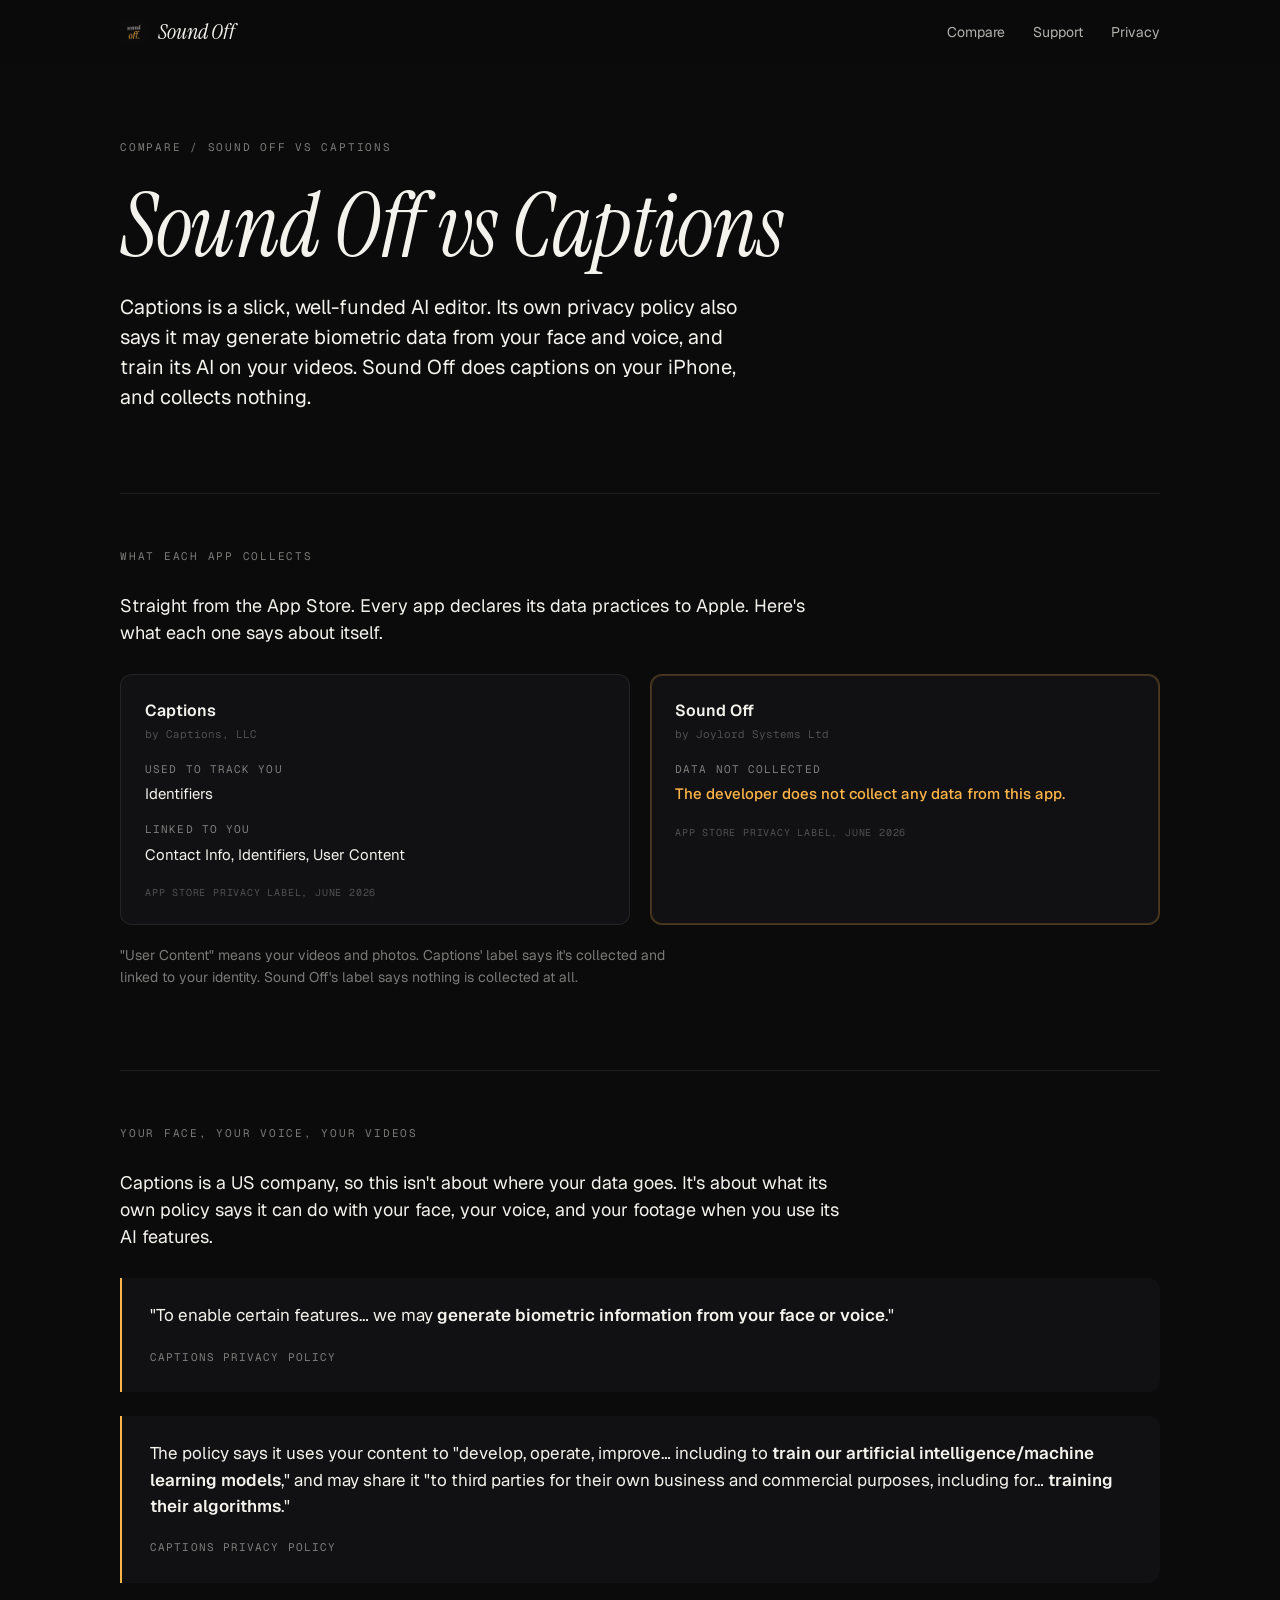
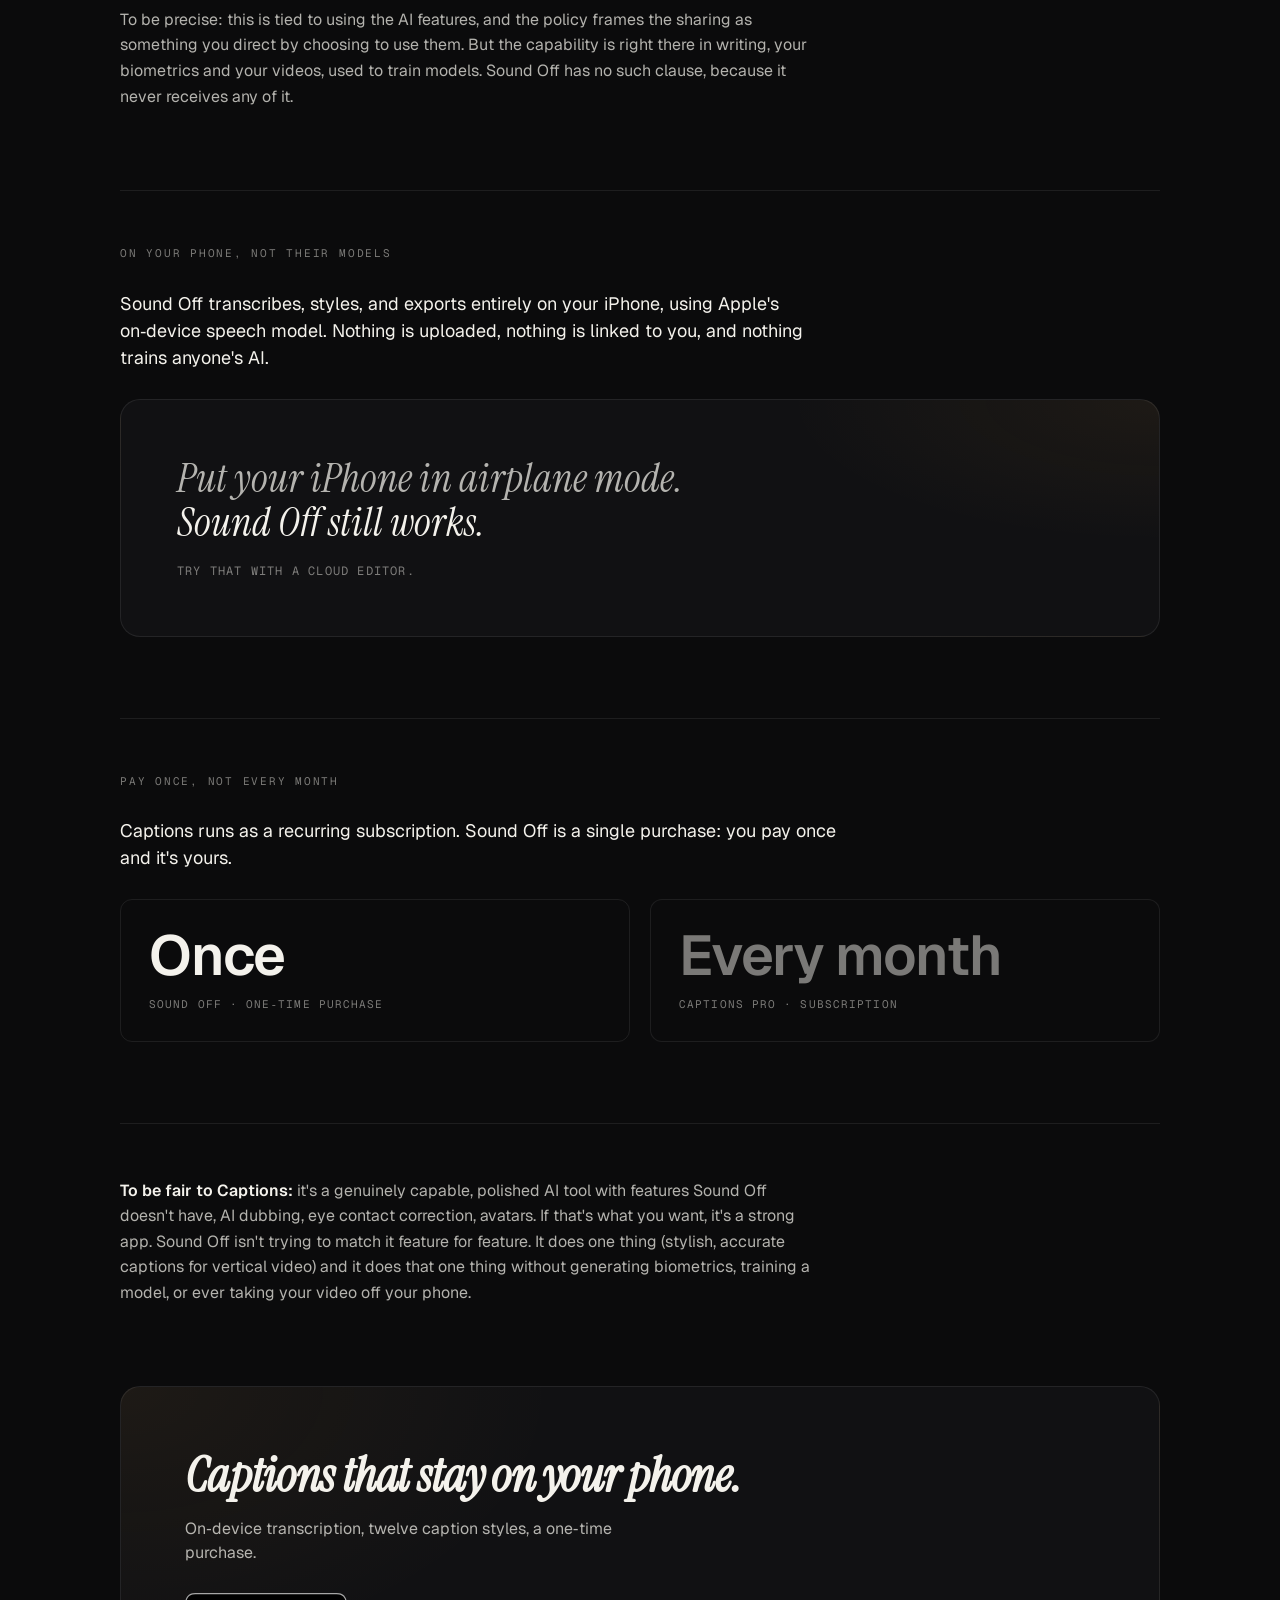
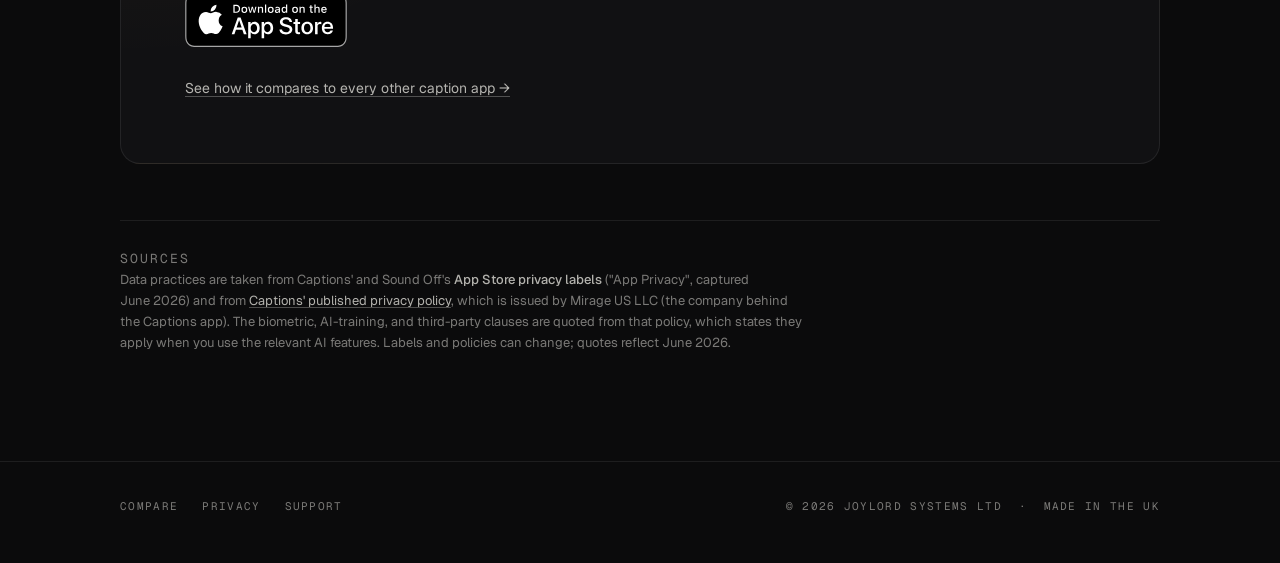
<file: vs-captions.html>
<!doctype html>
<html lang="en">
<head>
  <meta charset="utf-8" />
  <meta name="viewport" content="width=device-width, initial-scale=1, viewport-fit=cover" />
  <title>Sound Off vs Captions: on-device, no biometrics, no AI training</title>
  <meta name="description" content="Captions' own policy says it may generate biometric data from your face and voice and train its AI on your content. Sound Off collects nothing and runs on your iPhone. A sourced comparison." />
  <meta name="theme-color" content="#0b0b0c" />

  <link rel="icon" href="app-icon.png" type="image/png" />
  <link rel="apple-touch-icon" href="app-icon.png" />

  <meta property="og:title" content="Sound Off vs Captions" />
  <meta property="og:description" content="Captions' own policy says it may generate biometric data from your face and voice and train its AI on your content. Sound Off collects nothing and runs on your iPhone." />
  <meta property="og:type" content="website" />
  <meta property="og:url" content="https://soundoffcaptions.app/vs-captions.html" />
  <meta property="og:image" content="https://soundoffcaptions.app/og.png" />
  <meta property="og:image:width" content="1200" />
  <meta property="og:image:height" content="630" />
  <meta name="twitter:card" content="summary_large_image" />

  <link rel="preconnect" href="https://fonts.googleapis.com" />
  <link rel="preconnect" href="https://fonts.gstatic.com" crossorigin />
  <link
    href="https://fonts.googleapis.com/css2?family=Geist:wght@400;500;600;700;800&family=Geist+Mono:wght@400;500&family=Instrument+Serif:ital@0;1&display=swap"
    rel="stylesheet"
  />
  <link rel="stylesheet" href="styles.css" />
</head>
<body>

  <header class="topbar">
    <div class="container topbar-inner">
      <a class="brand" href="/" aria-label="Sound Off home">
        <img class="brand-icon" src="app-icon.png" alt="" />
        <span class="brand-name">Sound&nbsp;Off</span>
      </a>
      <nav class="topnav" aria-label="Primary">
        <a href="compare.html">Compare</a>
        <a href="support.html">Support</a>
        <a href="privacy.html">Privacy</a>
      </nav>
    </div>
  </header>

  <main class="vs-shell" data-screen-label="vs Captions">
    <div class="container">

      <p class="section-label"><a class="vs-crumb" href="compare.html">Compare</a> / Sound Off vs Captions</p>
      <h1 class="vs-headline">Sound Off vs Captions</h1>
      <p class="vs-lede">Captions is a slick, well-funded AI editor. Its own privacy policy also says it may generate biometric data from your face and voice, and train its AI on your videos. Sound Off does captions on your iPhone, and collects nothing.</p>

      <!-- Privacy label contrast -->
      <section class="vs-section">
        <h2 class="section-label">What each app collects</h2>
        <p class="vs-section-lede">Straight from the App&nbsp;Store. Every app declares its data practices to Apple. Here's what each one says about itself.</p>

        <div class="vs-labels">
          <div class="vs-label">
            <p class="vs-label-app">Captions <span>by Captions, LLC</span></p>
            <dl class="vs-label-dl">
              <dt>Used to track you</dt>
              <dd>Identifiers</dd>
              <dt>Linked to you</dt>
              <dd>Contact Info, Identifiers, User Content</dd>
            </dl>
            <p class="vs-label-foot">App Store privacy label, June 2026</p>
          </div>

          <div class="vs-label vs-label-good">
            <p class="vs-label-app">Sound Off <span>by Joylord Systems Ltd</span></p>
            <dl class="vs-label-dl">
              <dt>Data not collected</dt>
              <dd>The developer does not collect any data from this app.</dd>
            </dl>
            <p class="vs-label-foot">App Store privacy label, June 2026</p>
          </div>
        </div>
        <p class="vs-caption">"User Content" means your videos and photos. Captions' label says it's collected and linked to your identity. Sound Off's label says nothing is collected at all.</p>
      </section>

      <!-- Biometric + AI training (centerpiece) -->
      <section class="vs-section">
        <h2 class="section-label">Your face, your voice, your videos</h2>
        <p class="vs-section-lede">Captions is a US company, so this isn't about where your data goes. It's about what its own policy says it can do with your face, your voice, and your footage when you use its AI features.</p>

        <blockquote class="vs-quote">
          <p>"To enable certain features&hellip; we may <strong>generate biometric information from your face or voice</strong>."</p>
          <cite>Captions Privacy Policy</cite>
        </blockquote>

        <blockquote class="vs-quote">
          <p>The policy says it uses your content to "develop, operate, improve&hellip; including to <strong>train our artificial intelligence/machine learning models</strong>," and may share it "to third parties for their own business and commercial purposes, including for&hellip; <strong>training their algorithms</strong>."</p>
          <cite>Captions Privacy Policy</cite>
        </blockquote>

        <p class="vs-body">To be precise: this is tied to using the AI features, and the policy frames the sharing as something you direct by choosing to use them. But the capability is right there in writing, your biometrics and your videos, used to train models. Sound Off has no such clause, because it never receives any of it.</p>
      </section>

      <!-- On-device -->
      <section class="vs-section">
        <h2 class="section-label">On your phone, not their models</h2>
        <p class="vs-section-lede">Sound Off transcribes, styles, and exports entirely on your iPhone, using Apple's on&#8209;device speech model. Nothing is uploaded, nothing is linked to you, and nothing trains anyone's AI.</p>
        <div class="vs-proof">
          <p class="vs-proof-line">Put your iPhone in airplane mode.</p>
          <p class="vs-proof-line vs-proof-strong">Sound Off still works.</p>
          <p class="vs-proof-sub">Try that with a cloud editor.</p>
        </div>
      </section>

      <!-- Pay once -->
      <section class="vs-section">
        <h2 class="section-label">Pay once, not every month</h2>
        <p class="vs-section-lede">Captions runs as a recurring subscription. Sound Off is a single purchase: you pay once and it's yours.</p>
        <div class="vs-price-row">
          <div class="vs-price">
            <span class="vs-price-amount">Once</span>
            <span class="vs-price-meta">Sound Off &middot; one&#8209;time purchase</span>
          </div>
          <div class="vs-price vs-price-muted">
            <span class="vs-price-amount">Every month</span>
            <span class="vs-price-meta">Captions Pro &middot; subscription</span>
          </div>
        </div>
      </section>

      <!-- Fair -->
      <section class="vs-section vs-fair">
        <p class="vs-body"><strong>To be fair to Captions:</strong> it's a genuinely capable, polished AI tool with features Sound Off doesn't have, AI dubbing, eye contact correction, avatars. If that's what you want, it's a strong app. Sound Off isn't trying to match it feature for feature. It does one thing (stylish, accurate captions for vertical video) and it does that one thing without generating biometrics, training a model, or ever taking your video off your phone.</p>
      </section>

      <!-- CTA -->
      <section class="cmp-cta">
        <h2 class="cmp-cta-headline">Captions that stay on your phone.</h2>
        <p class="cmp-cta-sub">On&#8209;device transcription, twelve caption styles, a one&#8209;time purchase.</p>
        <a class="appstore-badge" href="https://apps.apple.com/app/id6768448442" aria-label="Download Sound Off on the App Store">
          <img src="appstore-badge.svg" alt="Download on the App Store" width="162" height="54" />
        </a>
        <p class="vs-cta-back"><a href="compare.html">See how it compares to every other caption app &rarr;</a></p>
      </section>

      <!-- Sources -->
      <div class="cmp-sources">
        <p class="cmp-sources-label">Sources</p>
        <p>Data practices are taken from Captions' and Sound Off's <strong>App&nbsp;Store privacy labels</strong> ("App Privacy", captured June&nbsp;2026) and from <a href="https://mirage.app/legal/privacy-policy" target="_blank" rel="noopener">Captions' published privacy policy</a>, which is issued by Mirage US&nbsp;LLC (the company behind the Captions app). The biometric, AI-training, and third-party clauses are quoted from that policy, which states they apply when you use the relevant AI features. Labels and policies can change; quotes reflect June&nbsp;2026.</p>
      </div>

    </div>
  </main>

  <footer class="footer">
    <div class="container footer-inner">
      <ul class="footer-links" style="list-style:none;margin:0;padding:0;">
        <li><a href="compare.html">Compare</a></li>
        <li><a href="privacy.html">Privacy</a></li>
        <li><a href="support.html">Support</a></li>
      </ul>
      <span>&copy; 2026 Joylord Systems Ltd&nbsp;&nbsp;&middot;&nbsp;&nbsp;Made in the UK</span>
    </div>
  </footer>

</body>
</html>
</file>
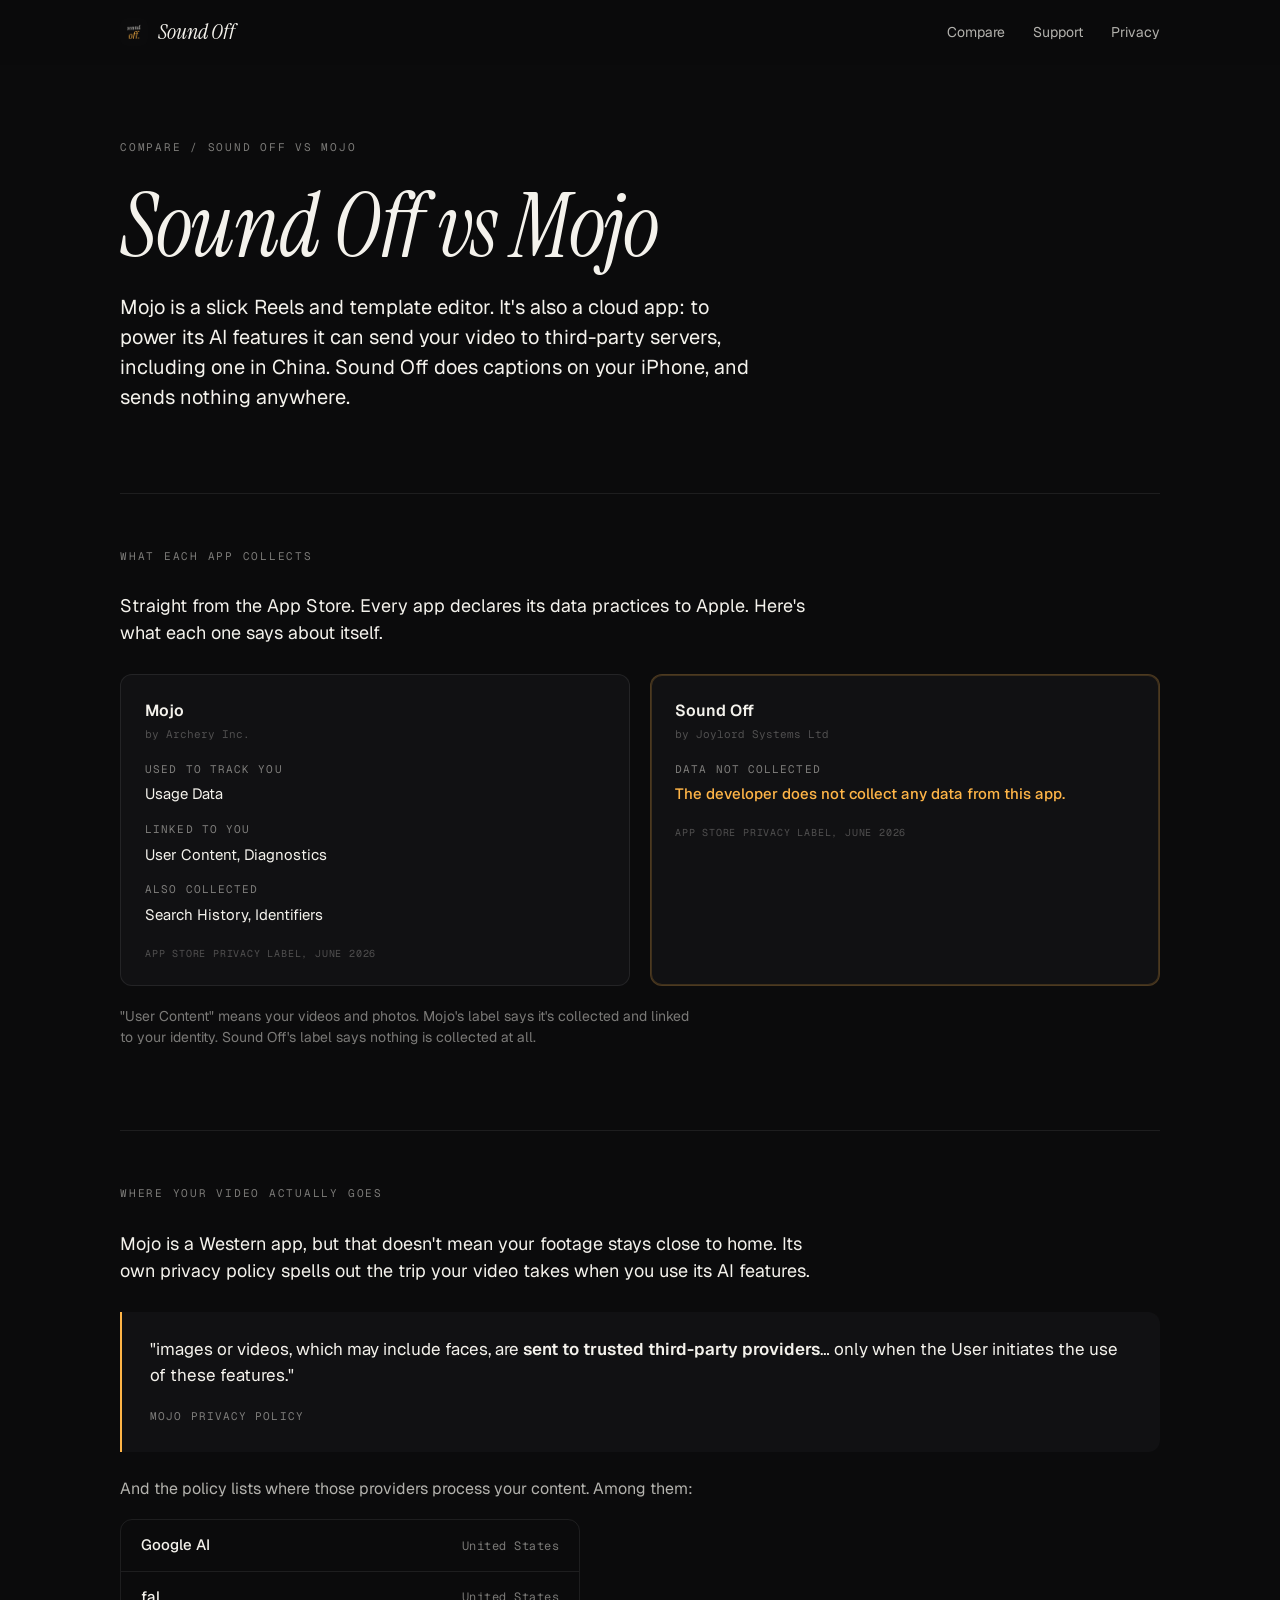
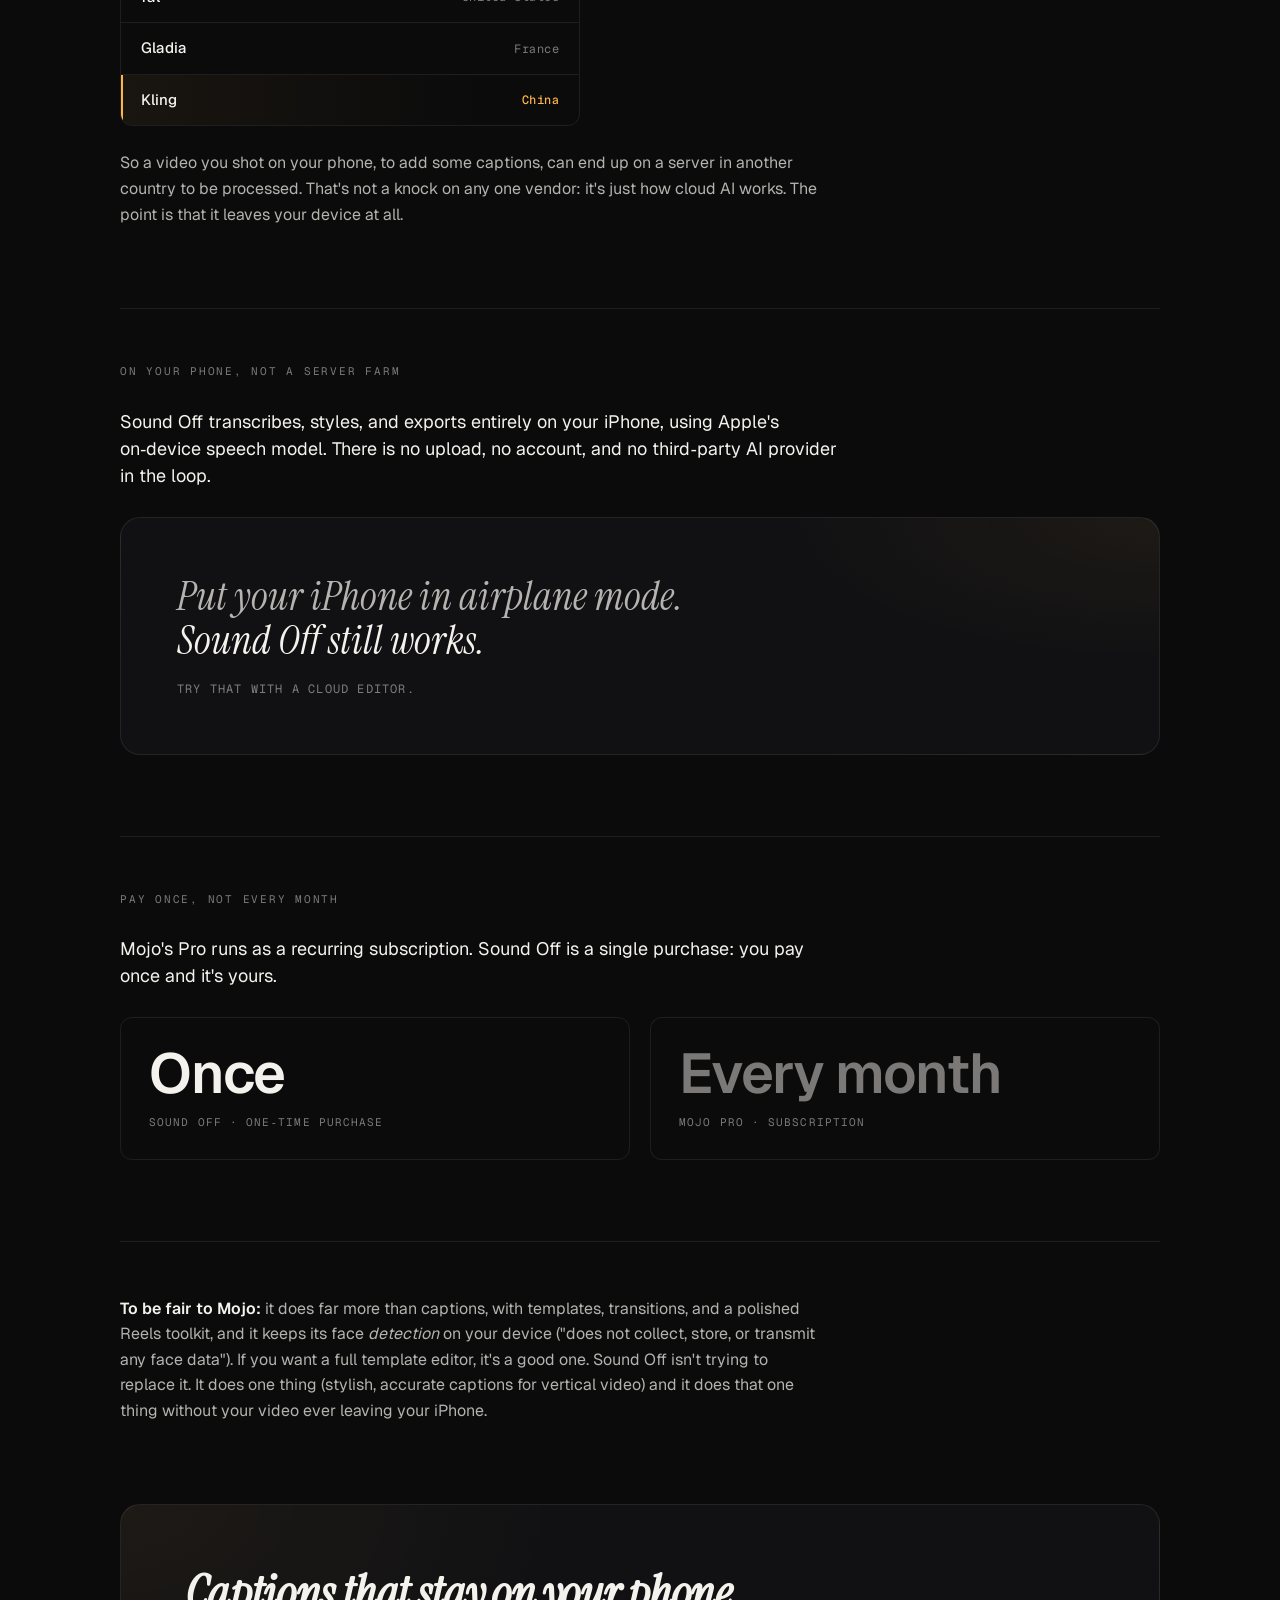
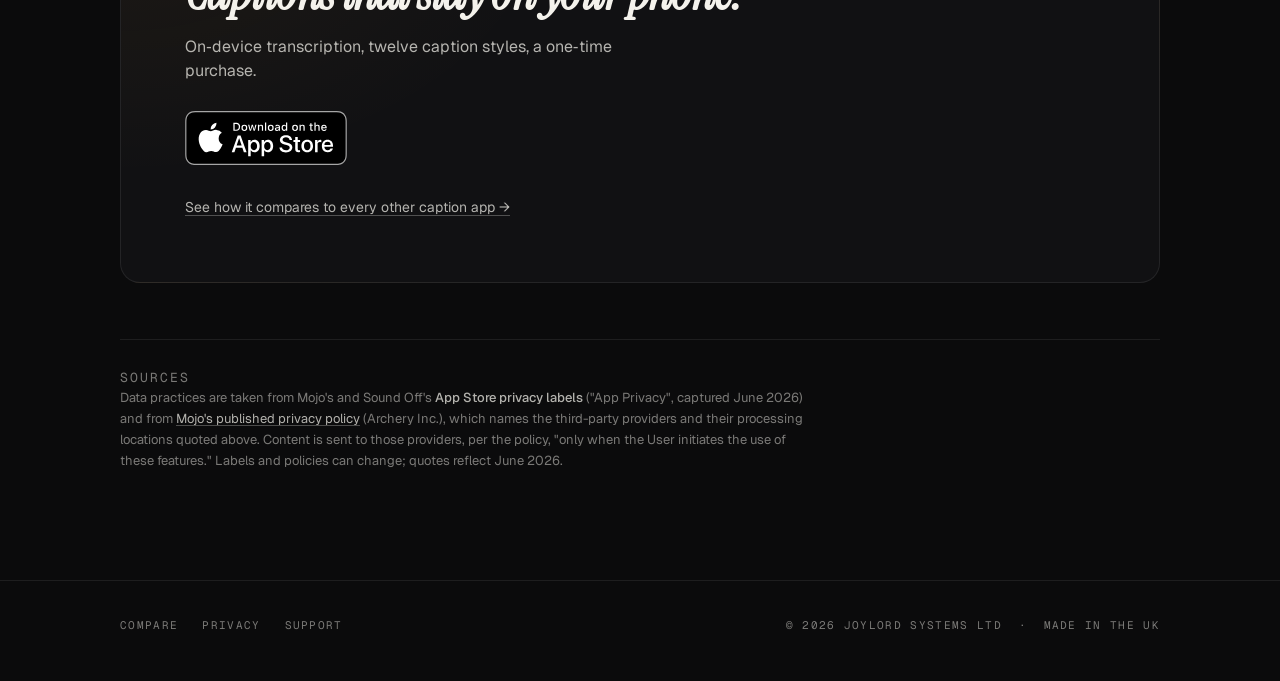
<file: vs-mojo.html>
<!doctype html>
<html lang="en">
<head>
  <meta charset="utf-8" />
  <meta name="viewport" content="width=device-width, initial-scale=1, viewport-fit=cover" />
  <title>Sound Off vs Mojo: captions that never leave your iPhone</title>
  <meta name="description" content="To power its AI features, Mojo can send your video to third-party servers, including one in China. Sound Off does captions on your iPhone and sends nothing anywhere. A sourced comparison from Mojo's own privacy label and policy." />
  <meta name="theme-color" content="#0b0b0c" />

  <link rel="icon" href="app-icon.png" type="image/png" />
  <link rel="apple-touch-icon" href="app-icon.png" />

  <meta property="og:title" content="Sound Off vs Mojo" />
  <meta property="og:description" content="To power its AI features, Mojo can send your video to third-party servers, including one in China. Sound Off does captions on your iPhone and sends nothing anywhere." />
  <meta property="og:type" content="website" />
  <meta property="og:url" content="https://soundoffcaptions.app/vs-mojo.html" />
  <meta name="twitter:card" content="summary" />

  <link rel="preconnect" href="https://fonts.googleapis.com" />
  <link rel="preconnect" href="https://fonts.gstatic.com" crossorigin />
  <link
    href="https://fonts.googleapis.com/css2?family=Geist:wght@400;500;600;700;800&family=Geist+Mono:wght@400;500&family=Instrument+Serif:ital@0;1&display=swap"
    rel="stylesheet"
  />
  <link rel="stylesheet" href="styles.css" />
</head>
<body>

  <header class="topbar">
    <div class="container topbar-inner">
      <a class="brand" href="/" aria-label="Sound Off home">
        <img class="brand-icon" src="app-icon.png" alt="" />
        <span class="brand-name">Sound&nbsp;Off</span>
      </a>
      <nav class="topnav" aria-label="Primary">
        <a href="compare.html">Compare</a>
        <a href="support.html">Support</a>
        <a href="privacy.html">Privacy</a>
      </nav>
    </div>
  </header>

  <main class="vs-shell" data-screen-label="vs Mojo">
    <div class="container">

      <p class="section-label"><a class="vs-crumb" href="compare.html">Compare</a> / Sound Off vs Mojo</p>
      <h1 class="vs-headline">Sound Off vs Mojo</h1>
      <p class="vs-lede">Mojo is a slick Reels and template editor. It's also a cloud app: to power its AI features it can send your video to third-party servers, including one in China. Sound Off does captions on your iPhone, and sends nothing anywhere.</p>

      <!-- Privacy label contrast -->
      <section class="vs-section">
        <h2 class="section-label">What each app collects</h2>
        <p class="vs-section-lede">Straight from the App&nbsp;Store. Every app declares its data practices to Apple. Here's what each one says about itself.</p>

        <div class="vs-labels">
          <div class="vs-label">
            <p class="vs-label-app">Mojo <span>by Archery Inc.</span></p>
            <dl class="vs-label-dl">
              <dt>Used to track you</dt>
              <dd>Usage Data</dd>
              <dt>Linked to you</dt>
              <dd>User Content, Diagnostics</dd>
              <dt>Also collected</dt>
              <dd>Search History, Identifiers</dd>
            </dl>
            <p class="vs-label-foot">App Store privacy label, June 2026</p>
          </div>

          <div class="vs-label vs-label-good">
            <p class="vs-label-app">Sound Off <span>by Joylord Systems Ltd</span></p>
            <dl class="vs-label-dl">
              <dt>Data not collected</dt>
              <dd>The developer does not collect any data from this app.</dd>
            </dl>
            <p class="vs-label-foot">App Store privacy label, June 2026</p>
          </div>
        </div>
        <p class="vs-caption">"User Content" means your videos and photos. Mojo's label says it's collected and linked to your identity. Sound Off's label says nothing is collected at all.</p>
      </section>

      <!-- Cloud supply chain (centerpiece) -->
      <section class="vs-section">
        <h2 class="section-label">Where your video actually goes</h2>
        <p class="vs-section-lede">Mojo is a Western app, but that doesn't mean your footage stays close to home. Its own privacy policy spells out the trip your video takes when you use its AI features.</p>

        <blockquote class="vs-quote">
          <p>"images or videos, which may include faces, are <strong>sent to trusted third-party providers</strong>&hellip; only when the User initiates the use of these features."</p>
          <cite>Mojo Privacy Policy</cite>
        </blockquote>

        <p class="vs-body">And the policy lists where those providers process your content. Among them:</p>

        <ul class="vs-vendors">
          <li><span class="vs-vendor-name">Google AI</span><span class="vs-vendor-loc">United States</span></li>
          <li><span class="vs-vendor-name">fal</span><span class="vs-vendor-loc">United States</span></li>
          <li><span class="vs-vendor-name">Gladia</span><span class="vs-vendor-loc">France</span></li>
          <li class="vs-vendor-flag"><span class="vs-vendor-name">Kling</span><span class="vs-vendor-loc">China</span></li>
        </ul>

        <p class="vs-body">So a video you shot on your phone, to add some captions, can end up on a server in another country to be processed. That's not a knock on any one vendor: it's just how cloud AI works. The point is that it leaves your device at all.</p>
      </section>

      <!-- On-device -->
      <section class="vs-section">
        <h2 class="section-label">On your phone, not a server farm</h2>
        <p class="vs-section-lede">Sound Off transcribes, styles, and exports entirely on your iPhone, using Apple's on&#8209;device speech model. There is no upload, no account, and no third&#8209;party AI provider in the loop.</p>
        <div class="vs-proof">
          <p class="vs-proof-line">Put your iPhone in airplane mode.</p>
          <p class="vs-proof-line vs-proof-strong">Sound Off still works.</p>
          <p class="vs-proof-sub">Try that with a cloud editor.</p>
        </div>
      </section>

      <!-- Pay once -->
      <section class="vs-section">
        <h2 class="section-label">Pay once, not every month</h2>
        <p class="vs-section-lede">Mojo's Pro runs as a recurring subscription. Sound Off is a single purchase: you pay once and it's yours.</p>
        <div class="vs-price-row">
          <div class="vs-price">
            <span class="vs-price-amount">Once</span>
            <span class="vs-price-meta">Sound Off &middot; one&#8209;time purchase</span>
          </div>
          <div class="vs-price vs-price-muted">
            <span class="vs-price-amount">Every month</span>
            <span class="vs-price-meta">Mojo Pro &middot; subscription</span>
          </div>
        </div>
      </section>

      <!-- Fair -->
      <section class="vs-section vs-fair">
        <p class="vs-body"><strong>To be fair to Mojo:</strong> it does far more than captions, with templates, transitions, and a polished Reels toolkit, and it keeps its face <em>detection</em> on your device ("does not collect, store, or transmit any face data"). If you want a full template editor, it's a good one. Sound Off isn't trying to replace it. It does one thing (stylish, accurate captions for vertical video) and it does that one thing without your video ever leaving your iPhone.</p>
      </section>

      <!-- CTA -->
      <section class="cmp-cta">
        <h2 class="cmp-cta-headline">Captions that stay on your phone.</h2>
        <p class="cmp-cta-sub">On&#8209;device transcription, twelve caption styles, a one&#8209;time purchase.</p>
        <a class="appstore-badge" href="https://apps.apple.com/app/id6768448442" aria-label="Download Sound Off on the App Store">
          <img src="appstore-badge.svg" alt="Download on the App Store" width="162" height="54" />
        </a>
        <p class="vs-cta-back"><a href="compare.html">See how it compares to every other caption app &rarr;</a></p>
      </section>

      <!-- Sources -->
      <div class="cmp-sources">
        <p class="cmp-sources-label">Sources</p>
        <p>Data practices are taken from Mojo's and Sound Off's <strong>App&nbsp;Store privacy labels</strong> ("App Privacy", captured June&nbsp;2026) and from <a href="https://mojo-app.com/privacy-policy/" target="_blank" rel="noopener">Mojo's published privacy policy</a> (Archery&nbsp;Inc.), which names the third-party providers and their processing locations quoted above. Content is sent to those providers, per the policy, "only when the User initiates the use of these features." Labels and policies can change; quotes reflect June&nbsp;2026.</p>
      </div>

    </div>
  </main>

  <footer class="footer">
    <div class="container footer-inner">
      <ul class="footer-links" style="list-style:none;margin:0;padding:0;">
        <li><a href="compare.html">Compare</a></li>
        <li><a href="privacy.html">Privacy</a></li>
        <li><a href="support.html">Support</a></li>
      </ul>
      <span>&copy; 2026 Joylord Systems Ltd&nbsp;&nbsp;&middot;&nbsp;&nbsp;Made in the UK</span>
    </div>
  </footer>

</body>
</html>
</file>
<file: styles.css>
/* SoundOff, soundoffcaptions.app
   Brand tokens lifted from design_handoff_clip_mvp/README.md.
   Plain CSS. No JS. No frameworks. */

:root {
  /* Colors */
  --bg:        #0b0b0c;
  --bg-1:      #111113;
  --bg-2:      #17171a;
  --bg-3:      #1f1f23;
  --line:      #ffffff14;   /* 0.08 */
  --line-2:    #ffffff24;   /* 0.14 */
  --ink:       #f4f2ec;
  --ink-2:     #f4f2ecb8;   /* 0.72 */
  --ink-3:     #f4f2ec7a;   /* 0.48 */
  --ink-4:     #f4f2ec47;   /* 0.28 */
  --accent:    #ffb547;
  --accent-ink:#111113;
  --pop:       #ffd83c;     /* caption emphasis */

  /* Radii */
  --r-chip:   4px;
  --r-input:  8px;
  --r-card:   12px;
  --r-sheet:  16px;
  --r-modal:  20px;

  /* Type */
  --sans:  "Geist", system-ui, -apple-system, "Helvetica Neue", Arial, sans-serif;
  --mono:  "Geist Mono", ui-monospace, "SF Mono", Menlo, Consolas, monospace;
  --serif: "Instrument Serif", "Iowan Old Style", "Georgia", serif;

  /* Spacing rhythm */
  --pad-x: clamp(20px, 4vw, 40px);
  --col-max: 1120px;
}

* { box-sizing: border-box; }
html, body { margin: 0; padding: 0; }
html { -webkit-text-size-adjust: 100%; }
body {
  background: var(--bg);
  color: var(--ink);
  font-family: var(--sans);
  font-size: 17px;
  line-height: 1.5;
  font-feature-settings: "ss01", "cv11";
  -webkit-font-smoothing: antialiased;
  -moz-osx-font-smoothing: grayscale;
  text-rendering: optimizeLegibility;
}

a { color: inherit; text-decoration: none; }
a:hover { color: var(--accent); }

img, svg { display: block; max-width: 100%; }

/* ---------- Layout shell ---------- */
.container {
  width: 100%;
  max-width: var(--col-max);
  margin: 0 auto;
  padding-left: var(--pad-x);
  padding-right: var(--pad-x);
}

/* ---------- Top bar ---------- */
.topbar {
  position: sticky;
  top: 0;
  z-index: 10;
  background: color-mix(in srgb, var(--bg) 88%, transparent);
  backdrop-filter: saturate(140%) blur(10px);
  -webkit-backdrop-filter: saturate(140%) blur(10px);
  border-bottom: 1px solid transparent;
}
.topbar-inner {
  display: flex;
  align-items: center;
  justify-content: space-between;
  height: 64px;
}
.brand {
  display: inline-flex;
  align-items: center;
  gap: 10px;
  color: var(--ink);
}
.brand-icon {
  width: 28px;
  height: 28px;
  border-radius: 7px;
  display: inline-block;
  flex: none;
  object-fit: cover;
}
.brand-name {
  font-family: var(--serif);
  font-style: italic;
  font-size: 22px;
  line-height: 1;
  letter-spacing: -0.005em;
  color: var(--ink);
}
.topnav {
  display: flex;
  gap: 28px;
  align-items: center;
  font-size: 14px;
  color: var(--ink-2);
}
.topnav a:hover { color: var(--accent); }

/* ---------- Hero ---------- */
.hero {
  padding-top: clamp(56px, 9vh, 120px);
  padding-bottom: clamp(56px, 8vh, 96px);
  min-height: 88vh;
  display: flex;
  align-items: center;
}
.hero-grid {
  display: grid;
  grid-template-columns: 1.05fr 0.95fr;
  gap: clamp(40px, 6vw, 96px);
  align-items: center;
  width: 100%;
}
.hero-eyebrow {
  font-family: var(--mono);
  font-size: 11px;
  letter-spacing: 0.16em;
  text-transform: uppercase;
  color: var(--ink-3);
  margin-bottom: 28px;
}
.wordmark {
  font-family: var(--serif);
  font-style: italic;
  font-weight: 400;
  font-size: clamp(72px, 11vw, 132px);
  line-height: 0.92;
  letter-spacing: -0.015em;
  color: var(--ink);
  margin: 0 0 28px;
}
.wordmark .amp { color: var(--accent); }
.hero-tagline {
  font-size: clamp(20px, 2.1vw, 26px);
  line-height: 1.35;
  letter-spacing: -0.01em;
  color: var(--ink);
  max-width: 28ch;
  margin: 0 0 14px;
  text-wrap: balance;
}
.hero-sub {
  font-size: 16px;
  color: var(--ink-2);
  max-width: 38ch;
  margin: 0 0 40px;
}
.hero-ctas {
  display: flex;
  flex-wrap: wrap;
  align-items: center;
  gap: 20px;
}
.appstore-badge {
  display: inline-block;
  height: 54px;
  border-radius: 10px;
  transition: transform 0.2s ease, filter 0.2s ease;
}
.appstore-badge:hover { transform: translateY(-1px); filter: brightness(1.05); }
.hero-price {
  font-family: var(--mono);
  font-size: 11px;
  letter-spacing: 0.16em;
  text-transform: uppercase;
  color: var(--ink-3);
}
.hero-price strong {
  color: var(--ink-2);
  font-weight: 500;
}

/* ---------- Phone mockup ---------- */
.phone-wrap {
  display: flex;
  justify-content: center;
  align-items: center;
  position: relative;
}
.phone-wrap::before {
  /* soft warm halo behind the device, sits at the bottom-left like raking light */
  content: "";
  position: absolute;
  inset: 0;
  background: radial-gradient(48% 38% at 30% 70%, #ffb54720, transparent 70%);
  filter: blur(20px);
  z-index: 0;
  pointer-events: none;
}
.phone {
  position: relative;
  z-index: 1;
  width: 320px;
  height: 660px;
  background: #050505;
  border-radius: 46px;
  padding: 11px;
  box-shadow:
    0 0 0 1px #ffffff10,
    0 30px 60px -20px rgba(0,0,0,0.7),
    0 14px 32px -16px rgba(0,0,0,0.6);
}
.phone-screen {
  position: relative;
  width: 100%;
  height: 100%;
  background: var(--bg);
  border-radius: 36px;
  overflow: hidden;
  display: flex;
  flex-direction: column;
}
.phone-screenshot {
  width: 100%;
  height: 100%;
  object-fit: cover;
  display: block;
}
.phone-status {
  height: 44px;
  position: relative;
  padding: 0 24px;
  display: flex;
  align-items: center;
  justify-content: space-between;
  font-family: var(--sans);
  font-weight: 600;
  font-size: 13px;
  color: var(--ink);
  flex: none;
}
.phone-notch {
  position: absolute;
  left: 50%;
  top: 9px;
  transform: translateX(-50%);
  width: 96px;
  height: 28px;
  background: #000;
  border-radius: 16px;
}
.phone-status-icons {
  display: flex;
  gap: 5px;
  align-items: center;
  color: var(--ink);
}
.phone-status-icons .bars,
.phone-status-icons .wifi,
.phone-status-icons .batt {
  display: inline-block;
}
.phone-status-icons .batt {
  width: 22px;
  height: 11px;
  border: 1px solid var(--ink);
  border-radius: 3px;
  position: relative;
  padding: 1px;
}
.phone-status-icons .batt::before {
  content: "";
  display: block;
  width: 70%;
  height: 100%;
  background: var(--ink);
  border-radius: 1px;
}
.phone-status-icons .batt::after {
  content: "";
  position: absolute;
  right: -3px;
  top: 3px;
  width: 2px;
  height: 5px;
  background: var(--ink);
  border-radius: 0 1px 1px 0;
}

/* Editor, top bar */
.ed-topbar {
  display: flex;
  align-items: center;
  justify-content: space-between;
  padding: 10px 14px;
  flex: none;
}
.ed-back {
  color: var(--ink-2);
  font-size: 20px;
  line-height: 1;
}
.ed-projname {
  font-family: var(--sans);
  font-weight: 600;
  font-size: 14px;
  letter-spacing: -0.005em;
  color: var(--ink);
}
.ed-export {
  font-family: var(--sans);
  font-weight: 600;
  font-size: 12px;
  background: var(--accent);
  color: var(--accent-ink);
  padding: 6px 11px;
  border-radius: 999px;
  letter-spacing: -0.005em;
}

/* Editor, video preview */
.ed-video {
  position: relative;
  margin: 4px 12px 0;
  border-radius: 14px;
  overflow: hidden;
  flex: 1 1 auto;
  background:
    radial-gradient(60% 50% at 50% 35%, #2a2018 0%, #0a0a0a 70%);
}
/* Procedural talking-head poster: shoulders + head silhouette + warm key light */
.ed-poster {
  position: absolute;
  inset: 0;
  background:
    radial-gradient(38% 28% at 50% 36%, #c79068 0%, #6a4a36 35%, transparent 70%),
    radial-gradient(60% 50% at 50% 110%, #2b211a 0%, transparent 60%),
    linear-gradient(180deg, #1a1310 0%, #0a0808 100%);
}
.ed-poster::before {
  /* head silhouette */
  content: "";
  position: absolute;
  left: 50%;
  top: 26%;
  transform: translateX(-50%);
  width: 86px;
  height: 102px;
  border-radius: 50% 50% 46% 46% / 55% 55% 45% 45%;
  background: radial-gradient(50% 50% at 35% 35%, #9a6a48 0%, #5a3a26 70%, #2a1c12 100%);
  box-shadow: inset -10px -6px 24px #1a0e08;
}
.ed-poster::after {
  /* shoulders */
  content: "";
  position: absolute;
  left: 50%;
  bottom: -12%;
  transform: translateX(-50%);
  width: 220%;
  height: 60%;
  border-radius: 50% 50% 0 0;
  background: linear-gradient(180deg, #1a1410 0%, #0c0907 100%);
}
.ed-vignette {
  position: absolute;
  inset: 0;
  background: radial-gradient(80% 60% at 50% 40%, transparent 60%, rgba(0,0,0,0.55) 100%);
  pointer-events: none;
}

/* Caption overlay, Pop Yellow */
.ed-caption {
  position: absolute;
  left: 50%;
  bottom: 32%;
  transform: translateX(-50%);
  display: flex;
  flex-wrap: wrap;
  justify-content: center;
  gap: 6px;
  width: 86%;
  font-family: var(--sans);
  font-weight: 800;
  font-size: 26px;
  line-height: 1;
  letter-spacing: -0.02em;
  text-transform: uppercase;
  color: #fff;
  filter: drop-shadow(0 2px 0 rgba(0,0,0,0.6));
}
.ed-caption span {
  -webkit-text-stroke: 2px #000;
  paint-order: stroke fill;
  display: inline-block;
}
.ed-caption span.active {
  color: var(--pop);
  transform: scale(1.08);
}

/* Scrubber */
.ed-scrub {
  position: absolute;
  left: 12px;
  right: 12px;
  bottom: 12px;
  display: flex;
  align-items: center;
  gap: 10px;
  padding: 8px 12px;
  background: rgba(10,10,10,0.6);
  backdrop-filter: blur(8px);
  -webkit-backdrop-filter: blur(8px);
  border-radius: 999px;
  border: 1px solid #ffffff14;
}
.ed-play {
  width: 18px;
  height: 18px;
  border-radius: 50%;
  display: grid;
  place-items: center;
  flex: none;
  color: var(--ink);
}
.ed-play::before {
  content: "";
  width: 0;
  height: 0;
  border-left: 8px solid currentColor;
  border-top: 5px solid transparent;
  border-bottom: 5px solid transparent;
  margin-left: 2px;
}
.ed-track {
  position: relative;
  flex: 1 1 auto;
  height: 4px;
  background: #ffffff1f;
  border-radius: 2px;
}
.ed-track::before {
  content: "";
  position: absolute;
  inset: 0 62% 0 0;
  background: var(--ink);
  border-radius: 2px;
}
.ed-thumb {
  position: absolute;
  left: 38%;
  top: 50%;
  width: 9px;
  height: 9px;
  border-radius: 50%;
  background: #fff;
  transform: translate(-50%, -50%);
  box-shadow: 0 0 0 1.5px rgba(0,0,0,0.5);
}
.ed-time {
  font-family: var(--mono);
  font-size: 10px;
  letter-spacing: 0.04em;
  color: var(--ink-2);
  flex: none;
}

/* Transcript + style strips beneath video */
.ed-strips {
  flex: none;
  padding: 12px 12px 14px;
  display: flex;
  flex-direction: column;
  gap: 10px;
  overflow: hidden;
}
.ed-transcript {
  display: flex;
  gap: 6px;
  overflow: hidden;
}
.ed-chunk {
  font-family: var(--sans);
  font-weight: 500;
  font-size: 12px;
  color: var(--ink-2);
  padding: 6px 10px;
  border-radius: 999px;
  background: var(--bg-2);
  border: 0.5px solid var(--line);
  white-space: nowrap;
}
.ed-chunk.sel {
  color: var(--ink);
  border-color: var(--accent);
  background: #ffb54712;
}
.ed-style-row {
  display: flex;
  gap: 8px;
  overflow: hidden;
}
.ed-style-tile {
  flex: none;
  width: 84px;
  height: 56px;
  border-radius: 8px;
  background: #15110b;
  border: 0.5px solid var(--line);
  position: relative;
  display: grid;
  place-items: center;
  font-family: var(--sans);
  font-weight: 800;
  font-size: 12px;
  letter-spacing: -0.02em;
  color: #fff;
  text-transform: uppercase;
  -webkit-text-stroke: 1.4px #000;
  paint-order: stroke fill;
}
.ed-style-tile.active { border-color: var(--accent); }
.ed-style-tile .pop { color: var(--pop); }
.ed-style-tile.kara {
  background: #0d1316;
  color: #fff;
  -webkit-text-stroke: 0;
}
.ed-style-tile.kara .hl { color: #7be8ff; }
.ed-style-tile.mini {
  background: #0e0e10;
  font-size: 9px;
  letter-spacing: 0;
  text-transform: none;
  -webkit-text-stroke: 0;
  font-weight: 500;
  color: var(--ink-2);
}

/* Phone home indicator */
.phone-home {
  position: absolute;
  left: 50%;
  bottom: 6px;
  transform: translateX(-50%);
  width: 110px;
  height: 4px;
  border-radius: 2px;
  background: var(--ink);
  opacity: 0.85;
}

/* ---------- On-device strip (under hero) ---------- */
.ondevice {
  border-top: 1px solid var(--line);
  border-bottom: 1px solid var(--line);
}
.ondevice-inner {
  display: flex;
  align-items: center;
  justify-content: center;
  gap: 36px;
  flex-wrap: wrap;
  padding: 22px 0;
  font-family: var(--mono);
  font-size: 11px;
  letter-spacing: 0.16em;
  text-transform: uppercase;
  color: var(--ink-3);
}
.ondevice-inner .dot {
  width: 4px;
  height: 4px;
  background: var(--ink-4);
  border-radius: 50%;
  display: inline-block;
}

/* ---------- Features ---------- */
.features {
  padding: clamp(96px, 14vh, 160px) 0 clamp(80px, 12vh, 140px);
}
.section-label {
  font-family: var(--mono);
  font-size: 11px;
  letter-spacing: 0.16em;
  text-transform: uppercase;
  color: var(--ink-3);
  margin-bottom: 28px;
}
.section-lede {
  font-family: var(--serif);
  font-style: italic;
  font-size: clamp(32px, 4.4vw, 52px);
  line-height: 1.08;
  letter-spacing: -0.015em;
  color: var(--ink);
  max-width: 22ch;
  margin: 0 0 80px;
  text-wrap: balance;
}
.feature-grid {
  display: grid;
  grid-template-columns: repeat(3, 1fr);
  gap: clamp(28px, 4vw, 56px);
  align-items: start;
}
.feature {
  display: flex;
  flex-direction: column;
  gap: 16px;
  padding-top: 24px;
  border-top: 1px solid var(--line);
}
.feature-num {
  font-family: var(--mono);
  font-size: 11px;
  letter-spacing: 0.16em;
  color: var(--ink-3);
}
.feature-title {
  font-family: var(--sans);
  font-weight: 600;
  font-size: 22px;
  line-height: 1.2;
  letter-spacing: -0.015em;
  color: var(--ink);
  margin: 0;
}
.feature-title .accent-underline {
  background-image: linear-gradient(var(--accent), var(--accent));
  background-repeat: no-repeat;
  background-size: 100% 2px;
  background-position: 0 100%;
  padding-bottom: 2px;
}
.feature-body {
  font-size: 15px;
  line-height: 1.5;
  color: var(--ink-2);
  margin: 0;
  max-width: 32ch;
}

/* ---------- CTA band ---------- */
.cta {
  padding: clamp(80px, 12vh, 140px) 0;
  border-top: 1px solid var(--line);
  text-align: left;
}
.cta-inner {
  display: grid;
  grid-template-columns: 1.1fr 1fr;
  gap: clamp(40px, 6vw, 96px);
  align-items: center;
}
.cta-headline {
  font-family: var(--serif);
  font-style: italic;
  font-size: clamp(40px, 5.4vw, 68px);
  line-height: 1.02;
  letter-spacing: -0.02em;
  color: var(--ink);
  margin: 0 0 24px;
  text-wrap: balance;
}
.cta-sub {
  font-size: 17px;
  color: var(--ink-2);
  max-width: 36ch;
  margin: 0 0 32px;
}
.cta-row {
  display: flex;
  flex-wrap: wrap;
  gap: 24px;
  align-items: center;
}
.cta-price {
  display: flex;
  flex-direction: column;
  gap: 6px;
  align-items: flex-end;
  text-align: right;
}
.cta-price-amount {
  font-family: var(--sans);
  font-weight: 600;
  font-size: clamp(48px, 6.5vw, 84px);
  line-height: 1;
  color: var(--ink);
  letter-spacing: -0.02em;
}
.cta-price-meta {
  font-family: var(--mono);
  font-size: 11px;
  letter-spacing: 0.16em;
  text-transform: uppercase;
  color: var(--ink-3);
}

/* ---------- Footer ---------- */
.footer {
  border-top: 1px solid var(--line);
  padding: 36px 0 48px;
}

/* ---------- Doc pages (privacy / support) ---------- */
.doc-shell {
  padding: clamp(56px, 9vh, 120px) 0 clamp(80px, 12vh, 140px);
}
.doc {
  max-width: 640px;
  margin: 0 auto;
}
.doc-eyebrow {
  font-family: var(--mono);
  font-size: 11px;
  letter-spacing: 0.16em;
  text-transform: uppercase;
  color: var(--ink-3);
  margin: 0 0 24px;
}
.doc h1 {
  font-family: var(--serif);
  font-style: italic;
  font-weight: 400;
  font-size: clamp(56px, 8vw, 88px);
  line-height: 0.95;
  letter-spacing: -0.015em;
  color: var(--ink);
  margin: 0 0 14px;
}
.doc-meta {
  font-family: var(--mono);
  font-size: 11px;
  letter-spacing: 0.14em;
  text-transform: uppercase;
  color: var(--ink-3);
  margin: 0 0 40px;
}
.doc-lede {
  font-size: 20px;
  line-height: 1.45;
  letter-spacing: -0.005em;
  color: var(--ink);
  margin: 0 0 56px;
  text-wrap: pretty;
  padding-bottom: 40px;
  border-bottom: 1px solid var(--line);
}
.doc h2 {
  font-family: var(--sans);
  font-weight: 600;
  font-size: 22px;
  line-height: 1.25;
  letter-spacing: -0.015em;
  color: var(--ink);
  margin: 56px 0 16px;
  /* Pad scroll-target so the sticky topbar (64px) doesn't cover it */
  scroll-margin-top: 84px;
}
.doc h2:first-of-type { margin-top: 0; }
.doc p {
  font-size: 16px;
  line-height: 1.6;
  color: var(--ink-2);
  margin: 0 0 16px;
  text-wrap: pretty;
}
.doc p strong { color: var(--ink); font-weight: 500; }
.doc a {
  color: var(--ink);
  text-decoration: underline;
  text-decoration-color: var(--ink-3);
  text-underline-offset: 3px;
  text-decoration-thickness: 1px;
}
.doc a:hover {
  color: var(--accent);
  text-decoration-color: var(--accent);
}
.doc ul {
  margin: 0 0 16px;
  padding: 0;
  list-style: none;
}
.doc ul li {
  font-size: 16px;
  line-height: 1.55;
  color: var(--ink-2);
  padding-left: 22px;
  position: relative;
  margin-bottom: 12px;
}
.doc ul li::before {
  content: "";
  position: absolute;
  left: 4px;
  top: 0.7em;
  width: 6px;
  height: 1px;
  background: var(--ink-4);
}

/* Support mini-nav (anchored question list) */
.doc-nav {
  margin: 0 0 64px;
  padding: 28px 0;
  border-top: 1px solid var(--line);
  border-bottom: 1px solid var(--line);
}
.doc-nav-label {
  font-family: var(--mono);
  font-size: 11px;
  letter-spacing: 0.16em;
  text-transform: uppercase;
  color: var(--ink-3);
  margin: 0 0 18px;
}
.doc-nav ol {
  list-style: none;
  margin: 0;
  padding: 0;
  display: grid;
  grid-template-columns: auto 1fr;
  column-gap: 16px;
  row-gap: 10px;
}
.doc-nav ol li {
  display: contents;
}
.doc-nav ol .num {
  font-family: var(--mono);
  font-size: 11px;
  letter-spacing: 0.12em;
  color: var(--ink-4);
  padding-top: 4px;
  text-align: right;
}
.doc-nav ol a {
  font-family: var(--sans);
  font-size: 15px;
  line-height: 1.45;
  color: var(--ink-2);
  text-decoration: none;
  letter-spacing: -0.005em;
}
.doc-nav ol a:hover { color: var(--accent); }

/* FAQ question = doc h2 styled normally; preserve scroll offset already set. */
.doc .faq + .faq { margin-top: 56px; }
.doc .faq h2 { margin-top: 0; }

@media (max-width: 560px) {
  .doc h1 { font-size: 48px; }
  .doc-lede { font-size: 18px; }
  .doc-nav ol { grid-template-columns: 1fr; }
  .doc-nav ol .num { display: none; }
}
.footer-inner {
  display: flex;
  align-items: center;
  justify-content: space-between;
  gap: 24px;
  flex-wrap: wrap;
  font-family: var(--mono);
  font-size: 11px;
  letter-spacing: 0.12em;
  text-transform: uppercase;
  color: var(--ink-3);
}
.footer-links {
  display: flex;
  gap: 24px;
}
.footer-links a:hover { color: var(--accent); }

/* ---------- Responsive ---------- */
@media (max-width: 900px) {
  .hero-grid {
    grid-template-columns: 1fr;
    gap: 56px;
  }
  .hero {
    min-height: 0;
    padding-top: 48px;
    padding-bottom: 64px;
  }
  .feature-grid {
    grid-template-columns: 1fr;
    gap: 28px;
  }
  .feature { padding-top: 20px; }
  .cta-inner {
    grid-template-columns: 1fr;
    gap: 40px;
  }
  .cta-price { align-items: flex-start; text-align: left; }
  .footer-inner { flex-direction: column; align-items: flex-start; }
  .topnav { gap: 20px; }
}

@media (max-width: 560px) {
  .wordmark { font-size: clamp(64px, 18vw, 96px); }
  .hero-tagline { font-size: 22px; }
  .ondevice-inner { gap: 18px; }
  .ondevice-inner .dot { display: none; }
  .phone {
    width: 280px;
    height: 580px;
    border-radius: 40px;
    padding: 9px;
  }
  .phone-screen { border-radius: 32px; }
  .ed-caption { font-size: 22px; }
}

/* ---------- Compare page ---------- */
.cmp-shell { padding: clamp(48px, 7vh, 96px) 0 clamp(80px, 12vh, 140px); }
.cmp-headline {
  font-family: var(--serif);
  font-style: italic;
  font-weight: 400;
  font-size: clamp(40px, 6vw, 76px);
  line-height: 1.0;
  letter-spacing: -0.015em;
  color: var(--ink);
  margin: 0 0 24px;
  text-wrap: balance;
}
.cmp-accent { color: var(--accent); }
.cmp-lede {
  font-size: 18px;
  line-height: 1.55;
  color: var(--ink-2);
  max-width: 62ch;
  margin: 0 0 48px;
  text-wrap: pretty;
}

/* Matrix */
.cmp-scroll {
  overflow-x: auto;
  -webkit-overflow-scrolling: touch;
  border: 1px solid var(--line);
  border-radius: var(--r-card);
}
.cmp-table {
  width: 100%;
  border-collapse: collapse;
  font-size: 14px;
  min-width: 720px;
}
.cmp-table thead th {
  text-align: left;
  vertical-align: bottom;
  font-family: var(--mono);
  font-weight: 500;
  font-size: 11px;
  letter-spacing: 0.08em;
  text-transform: uppercase;
  color: var(--ink-3);
  padding: 18px 18px 14px;
  border-bottom: 1px solid var(--line-2);
  background: var(--bg-1);
}
.cmp-th-sub {
  display: block;
  margin-top: 4px;
  font-size: 10px;
  letter-spacing: 0.04em;
  text-transform: none;
  color: var(--ink-4);
}
.cmp-app-col { min-width: 230px; }
.cmp-table tbody th {
  text-align: left;
  font-weight: 400;
  padding: 16px 18px;
  border-bottom: 1px solid var(--line);
  vertical-align: middle;
}
.cmp-table tbody td {
  padding: 16px 18px;
  border-bottom: 1px solid var(--line);
  color: var(--ink-2);
  vertical-align: middle;
}
.cmp-table tbody tr:last-child th,
.cmp-table tbody tr:last-child td { border-bottom: 0; }
.cmp-name {
  display: block;
  font-family: var(--sans);
  font-weight: 600;
  font-size: 15px;
  letter-spacing: -0.01em;
  color: var(--ink);
}
.cmp-dev {
  display: block;
  margin-top: 3px;
  font-family: var(--mono);
  font-size: 11px;
  color: var(--ink-4);
}
.cmp-policy {
  display: inline-block;
  margin-top: 9px;
  font-family: var(--mono);
  font-size: 11px;
  letter-spacing: 0.02em;
  color: var(--ink-3);
  text-decoration: underline;
  text-decoration-color: var(--ink-4);
  text-underline-offset: 2px;
}
.cmp-policy:hover { color: var(--accent); text-decoration-color: var(--accent); }
.cmp-yes { color: var(--ink); font-weight: 500; }
.cmp-no { color: var(--accent); font-weight: 600; }
.cmp-self {
  background:
    linear-gradient(90deg, #ffb5470e, transparent 70%);
  box-shadow: inset 2px 0 0 var(--accent);
}
.cmp-self th, .cmp-self td { border-bottom-color: var(--line-2); }

/* Fair caveat */
.cmp-fair {
  margin: 40px 0 0;
  padding: 28px 0 0;
}
.cmp-fair p {
  font-size: 16px;
  line-height: 1.6;
  color: var(--ink-2);
  max-width: 70ch;
  margin: 0 0 14px;
  text-wrap: pretty;
}
.cmp-fair p strong { color: var(--ink); font-weight: 600; }
.cmp-fair-note {
  font-size: 13px !important;
  color: var(--ink-3) !important;
}

/* Deep-dive links */
.cmp-deeper { margin-top: 72px; }
.cmp-link-row {
  display: block;
  padding: 24px;
  border: 1px solid var(--line);
  border-radius: var(--r-card);
  transition: border-color 0.2s ease, background 0.2s ease;
}
.cmp-link-row + .cmp-link-row { margin-top: 12px; }
.cmp-link-row:hover {
  border-color: var(--line-2);
  background: var(--bg-1);
  color: inherit;
}
.cmp-link-title {
  display: block;
  font-family: var(--sans);
  font-weight: 600;
  font-size: 18px;
  letter-spacing: -0.01em;
  color: var(--ink);
}
.cmp-link-sub {
  display: block;
  margin-top: 6px;
  font-size: 14px;
  color: var(--ink-2);
}

/* CTA */
.cmp-cta {
  margin-top: 80px;
  padding: clamp(40px, 6vw, 64px);
  border: 1px solid var(--line);
  border-radius: var(--r-modal);
  background:
    radial-gradient(70% 120% at 0% 0%, #ffb5470e, transparent 60%),
    var(--bg-1);
  text-align: left;
}
.cmp-cta-headline {
  font-family: var(--serif);
  font-style: italic;
  font-size: clamp(30px, 4.4vw, 48px);
  line-height: 1.05;
  letter-spacing: -0.015em;
  color: var(--ink);
  margin: 0 0 16px;
  text-wrap: balance;
}
.cmp-cta-sub {
  font-size: 16px;
  color: var(--ink-2);
  max-width: 44ch;
  margin: 0 0 28px;
}

/* Sources */
.cmp-sources {
  margin-top: 56px;
  padding-top: 28px;
  border-top: 1px solid var(--line);
}
.cmp-sources-label {
  font-family: var(--mono);
  font-size: 11px;
  letter-spacing: 0.16em;
  text-transform: uppercase;
  color: var(--ink-3);
  margin: 0 0 14px;
}
.cmp-sources p {
  font-size: 13px;
  line-height: 1.6;
  color: var(--ink-3);
  max-width: 76ch;
  margin: 0;
}
.cmp-sources strong { color: var(--ink-2); font-weight: 500; }

/* Stacked table on narrow screens */
@media (max-width: 700px) {
  .cmp-scroll { border: 0; border-radius: 0; overflow-x: visible; }
  .cmp-table { min-width: 0; }
  .cmp-table thead { display: none; }
  .cmp-table, .cmp-table tbody, .cmp-table tr, .cmp-table th, .cmp-table td { display: block; }
  .cmp-table tr {
    border: 1px solid var(--line);
    border-radius: var(--r-card);
    margin-bottom: 14px;
    padding: 6px 0;
  }
  .cmp-self { box-shadow: inset 3px 0 0 var(--accent); }
  .cmp-table tbody th { border-bottom: 1px solid var(--line); padding-bottom: 14px; }
  .cmp-table tbody td {
    display: flex;
    justify-content: space-between;
    gap: 16px;
    border-bottom: 0;
    padding: 9px 18px;
    text-align: right;
  }
  .cmp-table tbody td::before {
    content: attr(data-label);
    font-family: var(--mono);
    font-size: 11px;
    letter-spacing: 0.04em;
    text-transform: uppercase;
    color: var(--ink-4);
    text-align: left;
  }
}

/* ---------- vs- page ---------- */
.vs-shell { padding: clamp(48px, 7vh, 96px) 0 clamp(80px, 12vh, 140px); }
.vs-crumb { color: var(--ink-3); }
.vs-crumb:hover { color: var(--accent); }
.vs-headline {
  font-family: var(--serif);
  font-style: italic;
  font-weight: 400;
  font-size: clamp(48px, 8vw, 88px);
  line-height: 0.96;
  letter-spacing: -0.015em;
  color: var(--ink);
  margin: 0 0 24px;
}
.vs-lede {
  font-size: 20px;
  line-height: 1.5;
  color: var(--ink);
  max-width: 50ch;
  margin: 0 0 16px;
  text-wrap: pretty;
}
.vs-section {
  margin-top: clamp(56px, 9vh, 104px);
  padding-top: clamp(40px, 6vh, 64px);
  border-top: 1px solid var(--line);
}
.vs-section-lede {
  font-size: 18px;
  line-height: 1.5;
  color: var(--ink);
  max-width: 60ch;
  margin: 0 0 28px;
  text-wrap: pretty;
}
.vs-body {
  font-size: 16px;
  line-height: 1.6;
  color: var(--ink-2);
  max-width: 64ch;
  margin: 0 0 18px;
  text-wrap: pretty;
}
.vs-body strong { color: var(--ink); font-weight: 600; }

/* Privacy label cards */
.vs-labels {
  display: grid;
  grid-template-columns: 1fr 1fr;
  gap: 20px;
  margin: 8px 0 20px;
}
.vs-label {
  border: 1px solid var(--line);
  border-radius: var(--r-card);
  padding: 24px;
  background: var(--bg-1);
}
.vs-label-good { box-shadow: inset 0 0 0 1px #ffb54730; border-color: #ffb54740; }
.vs-label-app {
  font-family: var(--sans);
  font-weight: 600;
  font-size: 16px;
  color: var(--ink);
  margin: 0 0 18px;
}
.vs-label-app span {
  display: block;
  margin-top: 3px;
  font-family: var(--mono);
  font-weight: 400;
  font-size: 11px;
  color: var(--ink-4);
}
.vs-label-dl { margin: 0; }
.vs-label-dl dt {
  font-family: var(--mono);
  font-size: 11px;
  letter-spacing: 0.1em;
  text-transform: uppercase;
  color: var(--ink-3);
  margin-top: 16px;
}
.vs-label-dl dt:first-child { margin-top: 0; }
.vs-label-dl dd {
  margin: 6px 0 0;
  font-size: 15px;
  line-height: 1.45;
  color: var(--ink);
}
.vs-label-good .vs-label-dl dd { color: var(--accent); font-weight: 500; }
.vs-label-foot {
  margin: 20px 0 0;
  font-family: var(--mono);
  font-size: 10px;
  letter-spacing: 0.08em;
  text-transform: uppercase;
  color: var(--ink-4);
}
.vs-caption {
  font-size: 14px;
  line-height: 1.55;
  color: var(--ink-3);
  max-width: 64ch;
  margin: 0;
}

/* Quote */
.vs-quote {
  margin: 0 0 24px;
  padding: 24px 28px;
  border-left: 2px solid var(--accent);
  background: var(--bg-1);
  border-radius: 0 var(--r-card) var(--r-card) 0;
}
.vs-quote p {
  font-size: 17px;
  line-height: 1.55;
  color: var(--ink);
  margin: 0 0 14px;
  text-wrap: pretty;
}
.vs-quote strong { font-weight: 600; }
.vs-quote cite {
  font-family: var(--mono);
  font-style: normal;
  font-size: 11px;
  letter-spacing: 0.1em;
  text-transform: uppercase;
  color: var(--ink-3);
}

/* Airplane-mode proof */
.vs-proof {
  padding: clamp(32px, 5vw, 56px);
  border: 1px solid var(--line);
  border-radius: var(--r-modal);
  background:
    radial-gradient(60% 100% at 100% 0%, #ffb5470e, transparent 60%),
    var(--bg-1);
}
.vs-proof-line {
  font-family: var(--serif);
  font-style: italic;
  font-size: clamp(26px, 4vw, 40px);
  line-height: 1.1;
  color: var(--ink-2);
  margin: 0;
}
.vs-proof-strong { color: var(--ink); }
.vs-proof-sub {
  margin: 18px 0 0;
  font-family: var(--mono);
  font-size: 12px;
  letter-spacing: 0.1em;
  text-transform: uppercase;
  color: var(--ink-3);
}

/* Price compare */
.vs-price-row {
  display: grid;
  grid-template-columns: 1fr 1fr;
  gap: 20px;
}
.vs-price {
  padding: 28px;
  border: 1px solid var(--line);
  border-radius: var(--r-card);
}
.vs-price-amount {
  display: block;
  font-family: var(--sans);
  font-weight: 600;
  font-size: clamp(36px, 5vw, 56px);
  line-height: 1;
  letter-spacing: -0.02em;
  color: var(--ink);
}
.vs-price-per { font-size: 0.4em; color: var(--ink-3); font-weight: 500; }
.vs-price-meta {
  display: block;
  margin-top: 12px;
  font-family: var(--mono);
  font-size: 11px;
  letter-spacing: 0.1em;
  text-transform: uppercase;
  color: var(--ink-3);
}
.vs-price-muted { background: var(--bg); }
.vs-price-muted .vs-price-amount { color: var(--ink-3); }

/* Vendor / processing-location list (vs-mojo) */
.vs-vendors {
  list-style: none;
  margin: 0 0 24px;
  padding: 0;
  border: 1px solid var(--line);
  border-radius: var(--r-card);
  overflow: hidden;
  max-width: 460px;
}
.vs-vendors li {
  display: flex;
  align-items: center;
  justify-content: space-between;
  padding: 14px 20px;
  border-bottom: 1px solid var(--line);
}
.vs-vendors li:last-child { border-bottom: 0; }
.vs-vendor-name {
  font-family: var(--sans);
  font-weight: 500;
  font-size: 15px;
  color: var(--ink);
}
.vs-vendor-loc {
  font-family: var(--mono);
  font-size: 12px;
  letter-spacing: 0.04em;
  color: var(--ink-3);
}
.vs-vendor-flag {
  background: linear-gradient(90deg, #ffb5470f, transparent 80%);
  box-shadow: inset 2px 0 0 var(--accent);
}
.vs-vendor-flag .vs-vendor-loc { color: var(--accent); font-weight: 500; }

/* section-label used as a real heading on comparison pages keeps its look */
h2.section-label, h3.section-label { margin-top: 0; font-weight: 400; }
.vs-cta-back {
  margin: 24px 0 0;
  font-size: 14px;
}
.vs-cta-back a {
  color: var(--ink-2);
  text-decoration: underline;
  text-decoration-color: var(--ink-4);
  text-underline-offset: 3px;
}
.vs-cta-back a:hover { color: var(--accent); text-decoration-color: var(--accent); }
.cmp-sources a {
  color: var(--ink-2);
  text-decoration: underline;
  text-decoration-color: var(--ink-4);
  text-underline-offset: 2px;
}
.cmp-sources a:hover { color: var(--accent); }

@media (max-width: 700px) {
  .vs-labels { grid-template-columns: 1fr; }
  .vs-price-row { grid-template-columns: 1fr; }
}

@media (prefers-reduced-motion: reduce) {
  * { transition: none !important; animation: none !important; }
}
</file>
